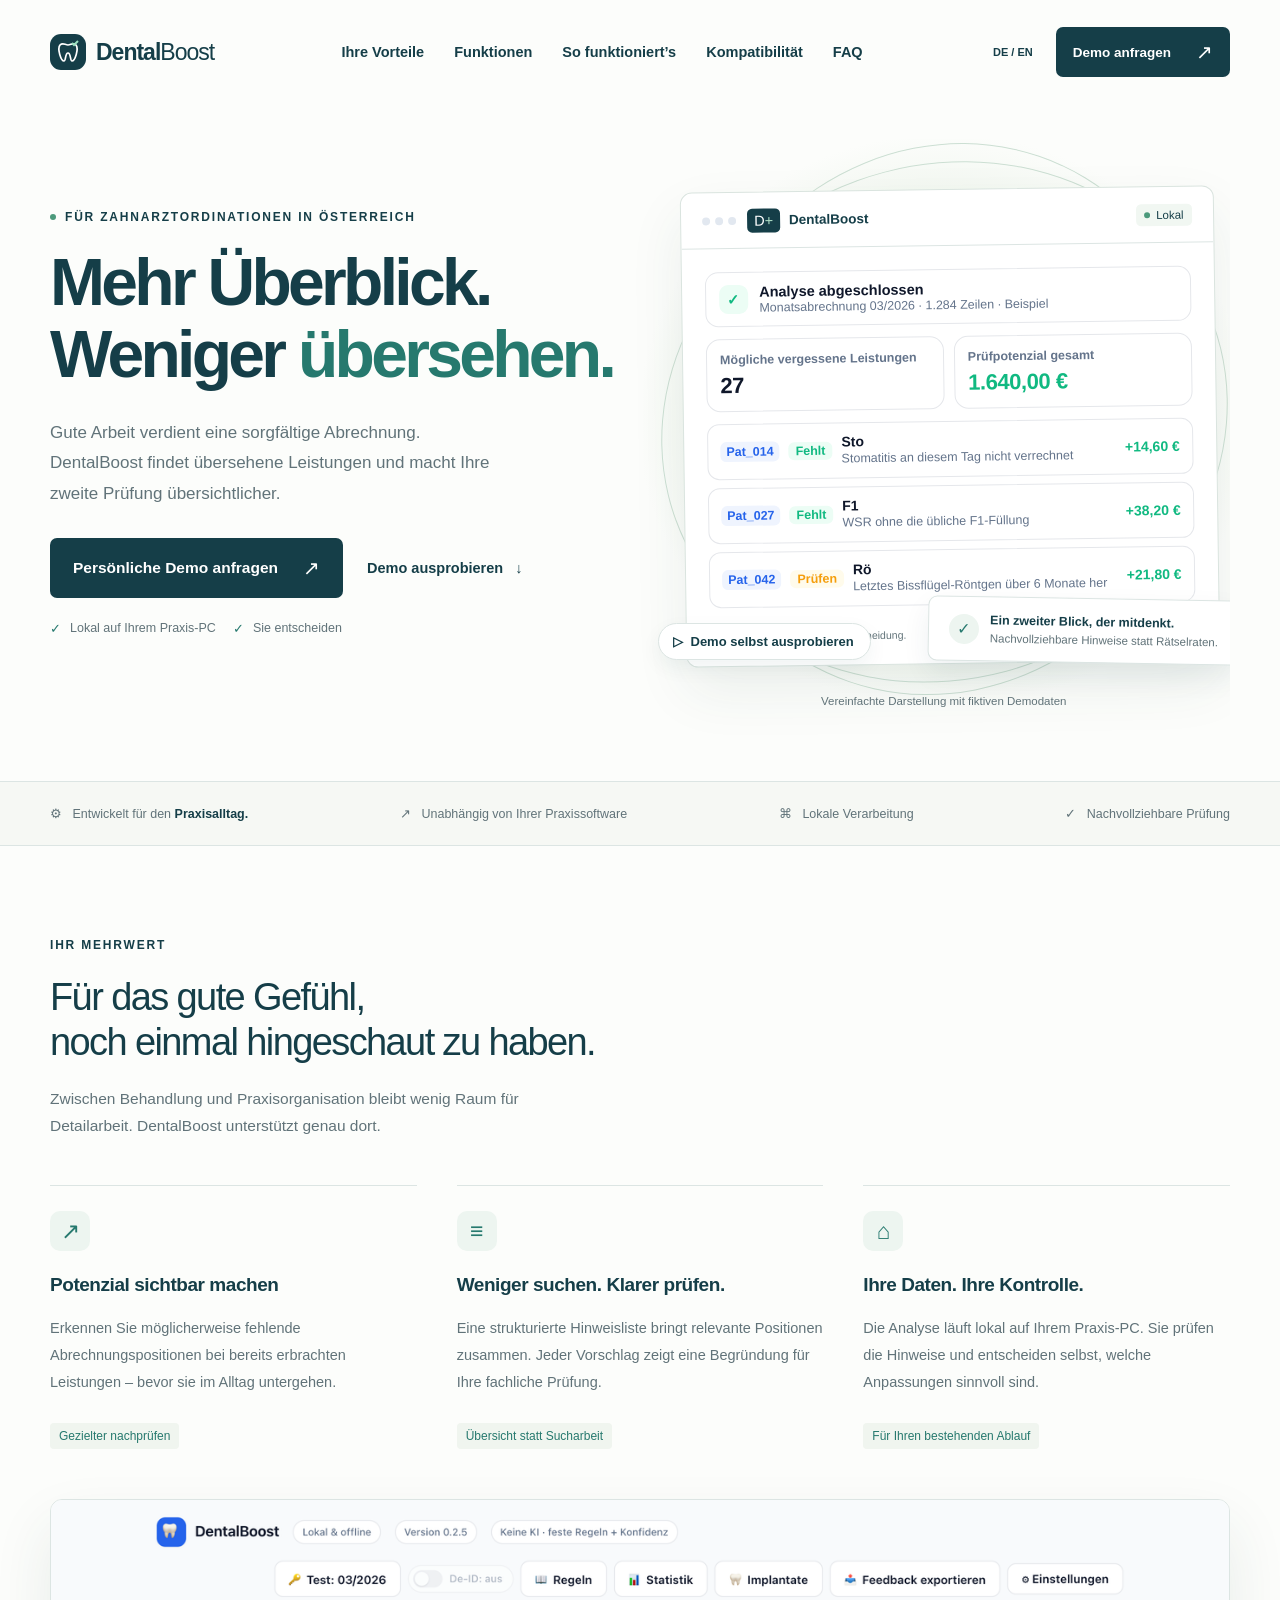
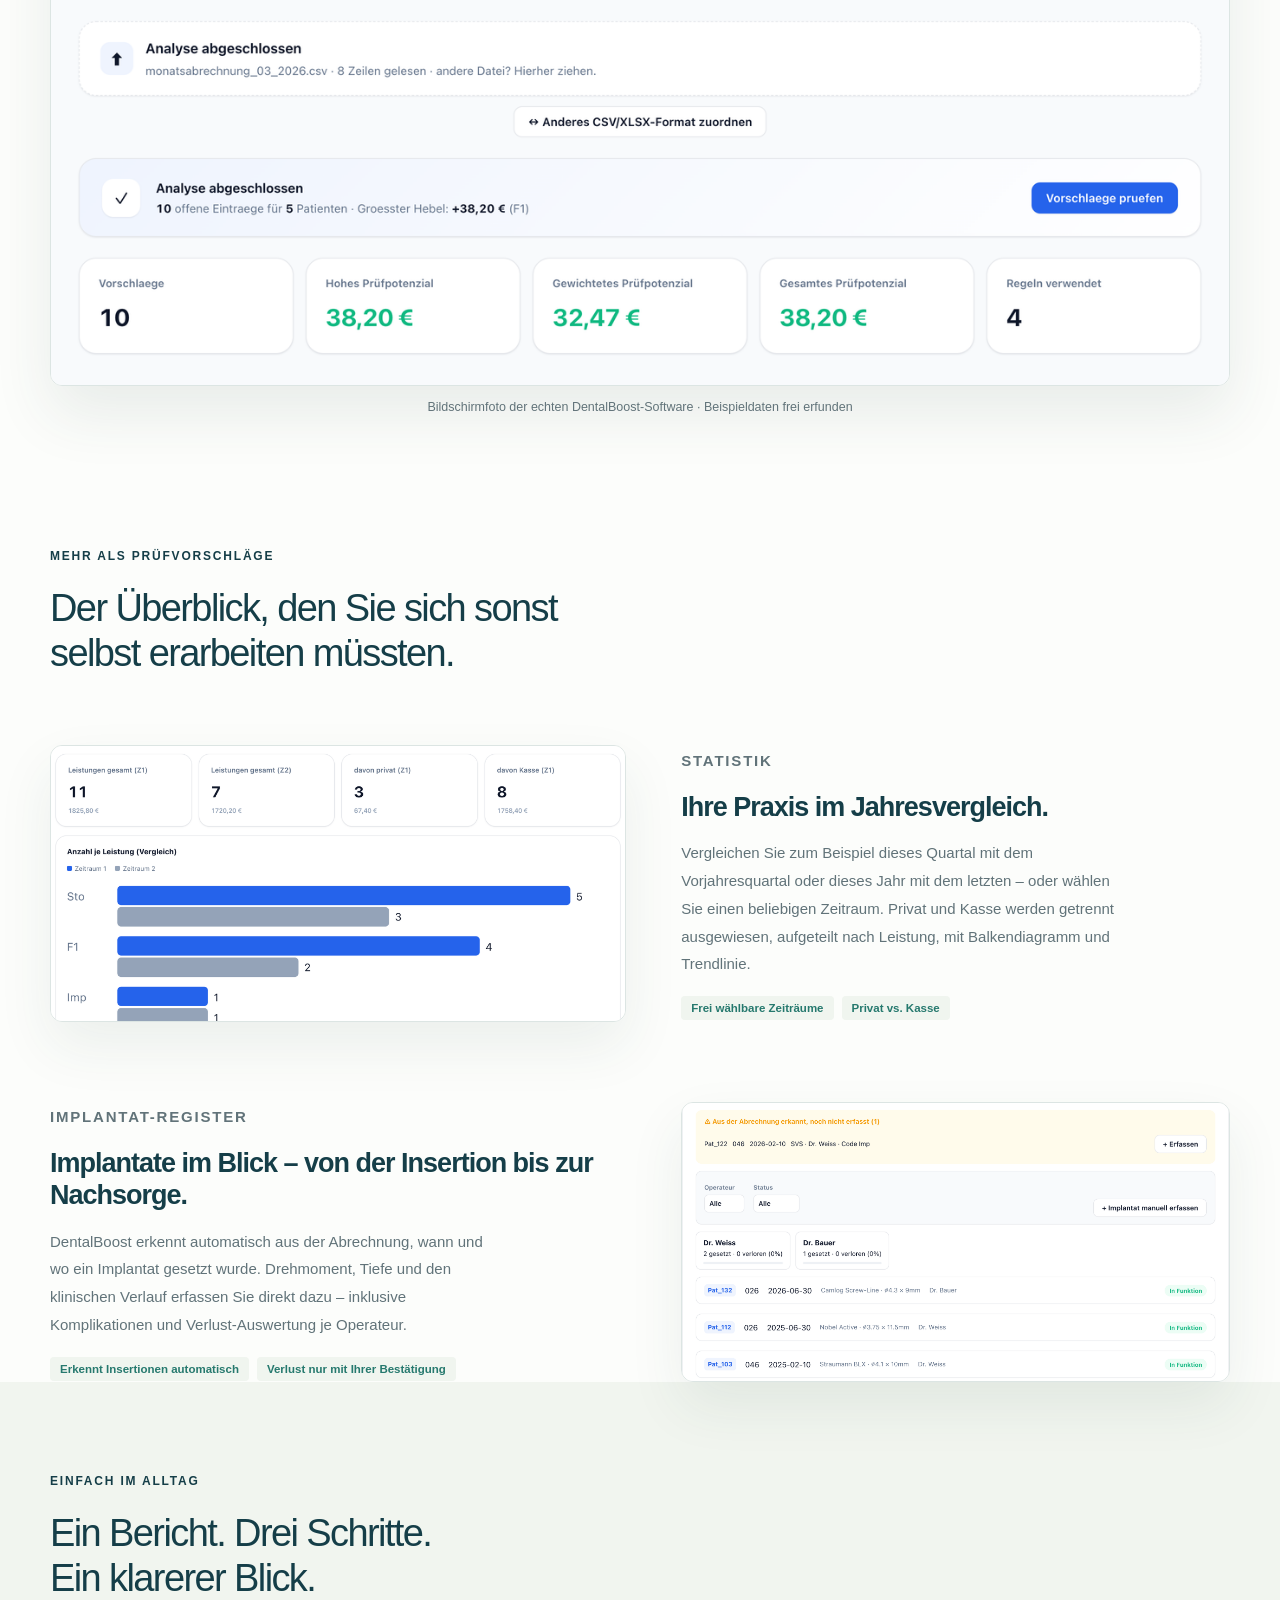
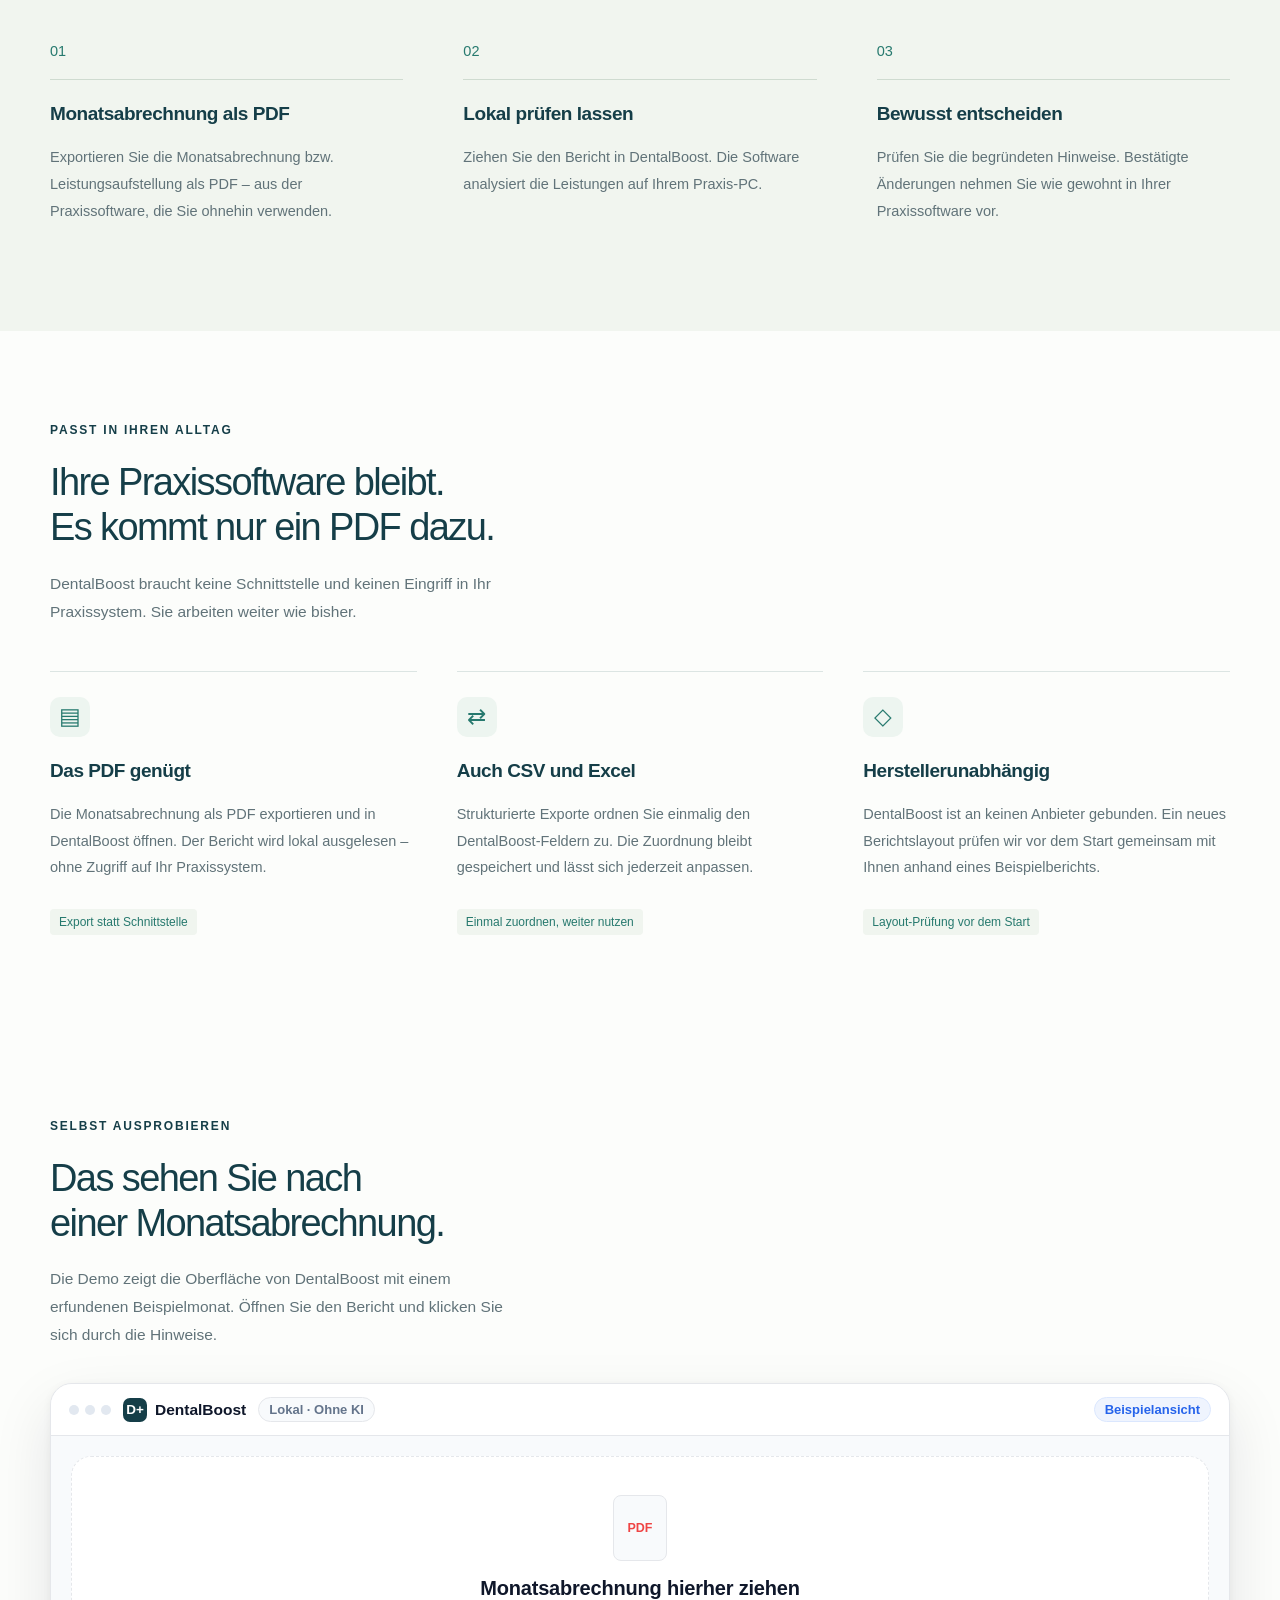
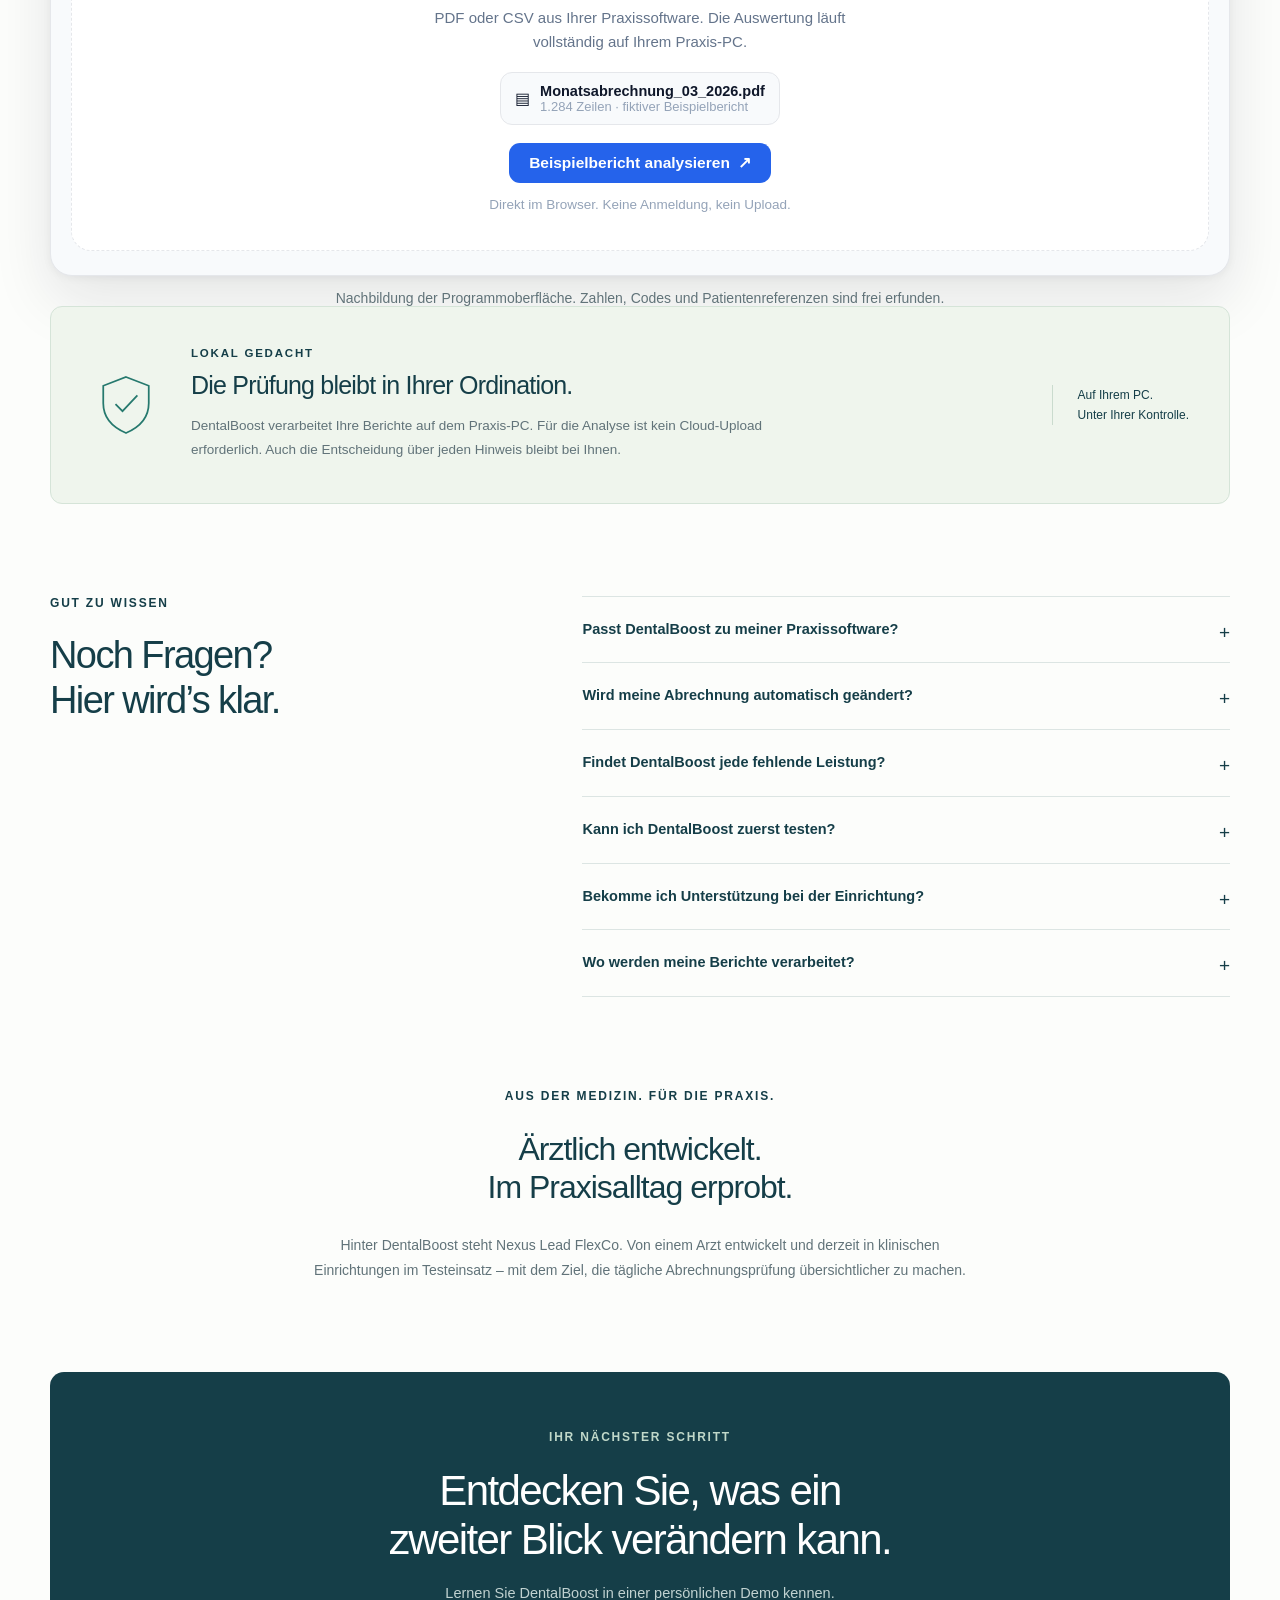
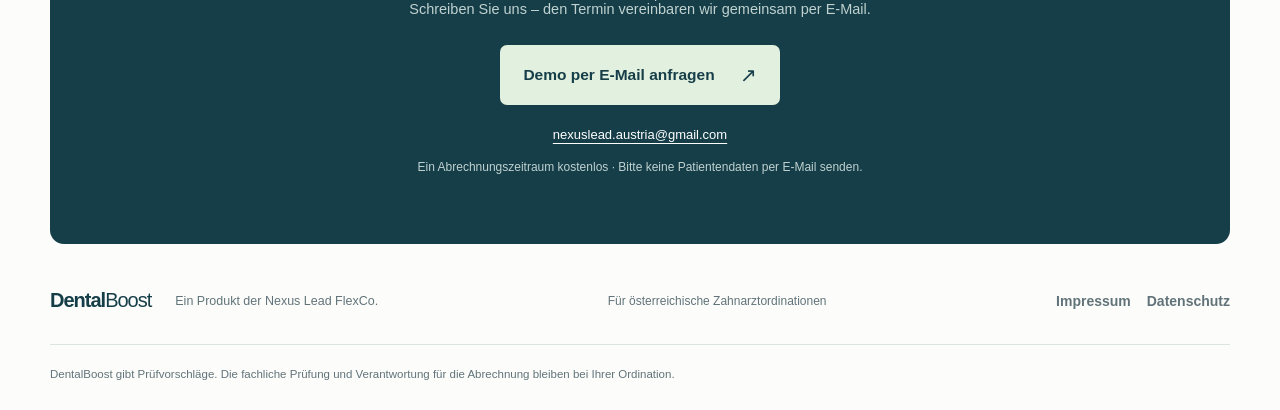
<file: index.html>
<!doctype html>
<html lang="de-AT">
<head>
  <meta charset="utf-8">
  <meta name="viewport" content="width=device-width, initial-scale=1">
  <meta name="description" content="DentalBoost ist eine Abrechnungssoftware für Zahnarztpraxen in Österreich: mögliche fehlende Leistungen erkennen, Hinweise verstehen und lokal prüfen – ohne Cloud, ohne KI.">
  <meta name="theme-color" content="#123e48">
  <title>DentalBoost — Mehr Überblick. Weniger übersehen.</title>
  <link rel="canonical" href="https://nexuslead.net/">
  <link rel="icon" href="favicon.svg" type="image/svg+xml">
  <link rel="stylesheet" href="styles.css">
  <link rel="stylesheet" href="languages.css">
  <link rel="stylesheet" href="demo.css">

  <meta property="og:type" content="website">
  <meta property="og:site_name" content="DentalBoost">
  <meta property="og:locale" content="de_AT">
  <meta property="og:url" content="https://nexuslead.net/">
  <meta property="og:title" content="DentalBoost — Mehr Überblick. Weniger übersehen.">
  <meta property="og:description" content="Abrechnungssoftware für Zahnarztpraxen in Österreich: mögliche fehlende Leistungen erkennen und lokal prüfen – ohne Cloud, ohne KI.">
  <meta property="og:image" content="https://nexuslead.net/og-image.png">
  <meta property="og:image:width" content="1200">
  <meta property="og:image:height" content="630">
  <meta name="twitter:card" content="summary_large_image">
  <meta name="twitter:title" content="DentalBoost — Mehr Überblick. Weniger übersehen.">
  <meta name="twitter:description" content="Abrechnungssoftware für Zahnarztpraxen in Österreich: mögliche fehlende Leistungen erkennen und lokal prüfen – ohne Cloud, ohne KI.">
  <meta name="twitter:image" content="https://nexuslead.net/og-image.png">

  <script type="application/ld+json">
  {
    "@context": "https://schema.org",
    "@graph": [
      {
        "@type": "Organization",
        "name": "Nexus Lead FlexCo",
        "url": "https://nexuslead.net/",
        "email": "mailto:nexuslead.austria@gmail.com",
        "address": {
          "@type": "PostalAddress",
          "streetAddress": "Koschatstraße 8",
          "postalCode": "9020",
          "addressLocality": "Klagenfurt am Wörthersee",
          "addressCountry": "AT"
        }
      },
      {
        "@type": "SoftwareApplication",
        "name": "DentalBoost",
        "applicationCategory": "BusinessApplication",
        "operatingSystem": "Windows",
        "url": "https://nexuslead.net/",
        "description": "Lokale Abrechnungsprüfung für Zahnarztpraxen in Österreich: Prüfvorschläge für mögliche fehlende Leistungen anhand fester Regeln, ohne KI und ohne Cloud-Verarbeitung.",
        "publisher": { "@type": "Organization", "name": "Nexus Lead FlexCo" },
        "inLanguage": "de-AT"
      }
    ]
  }
  </script>

  <script src="script.js" defer></script>
  <script src="demo.js" defer></script>
</head>
<body>
  <a class="skip-link" href="#main">Zum Inhalt</a>
  <header class="header wrap">
    <a class="brand" href="#" aria-label="DentalBoost Startseite"><svg viewBox="0 0 36 36" aria-hidden="true"><rect width="36" height="36" rx="11" fill="currentColor"/><path d="M10 11c3-3 5 0 8 0s5-3 8 0c3 4-1 16-4 16-2 0-1-8-4-8s-2 8-4 8c-3 0-7-12-4-16Z" fill="none" stroke="white" stroke-width="1.7"/><path d="m22 9 2 2 4-4" fill="none" stroke="#9be0c0" stroke-width="2"/></svg>Dental<span>Boost</span></a>
    <nav aria-label="Hauptnavigation"><a href="#vorteile">Ihre Vorteile</a><a href="#funktionen">Funktionen</a><a href="#ablauf">So funktioniert’s</a><a href="#kompatibilitaet">Kompatibilität</a><a href="#fragen">FAQ</a></nav>
    <div class="header-actions"><button class="language-switch" type="button" aria-label="Switch to English">DE / EN</button><a class="button small" href="#kontakt">Demo anfragen <span aria-hidden="true">↗</span></a></div>
  </header>
  <main id="main">
    <section class="hero wrap">
      <div class="hero-copy"><p class="eyebrow"><span class="dot"></span> Für Zahnarztordinationen in Österreich</p>
        <h1>Mehr Überblick.<br>Weniger <span class="accent">übersehen.</span></h1>
        <p class="intro">Gute Arbeit verdient eine sorgfältige Abrechnung. DentalBoost findet übersehene Leistungen und macht Ihre zweite Prüfung übersichtlicher.</p>
        <div class="actions"><a class="button" href="#kontakt">Persönliche Demo anfragen <span aria-hidden="true">↗</span></a><a class="text-link" href="#demo">Demo ausprobieren <span aria-hidden="true">↓</span></a></div>
        <p class="hero-note"><span aria-hidden="true">✓</span> Lokal auf Ihrem Praxis-PC <span aria-hidden="true">✓</span> Sie entscheiden</p>
      </div>
      <div class="hero-visual" aria-label="Illustrative Produktvorschau mit erfundenen Beispielen">
        <div class="orbit orbit-one"></div><div class="orbit orbit-two"></div>
        <div class="app-window">
          <div class="app-top"><span class="win-dots" aria-hidden="true"><i></i><i></i><i></i></span><span class="mini-logo">D<span>+</span></span><strong>DentalBoost</strong><span class="local"><span class="dot"></span> Lokal</span></div>
          <div class="app-body">
          <div class="hero-banner"><span class="tick" aria-hidden="true">✓</span><div><strong>Analyse abgeschlossen</strong><small>Monatsabrechnung 03/2026 · 1.284 Zeilen · Beispiel</small></div></div>
          <div class="metrics"><div><small class="k">Mögliche vergessene Leistungen</small><strong>27</strong></div><div><small class="k">Prüfpotenzial gesamt</small><strong class="money">1.640,00 €</strong></div></div>
          <div class="mock-row"><span class="patnr">Pat_014</span><span class="verb FEHLT">Fehlt</span><span class="mock-check"><b>Sto</b><small>Stomatitis an diesem Tag nicht verrechnet</small></span><span class="amt">+14,60 €</span></div>
          <div class="mock-row"><span class="patnr">Pat_027</span><span class="verb FEHLT">Fehlt</span><span class="mock-check"><b>F1</b><small>WSR ohne die übliche F1-Füllung</small></span><span class="amt">+38,20 €</span></div>
          <div class="mock-row"><span class="patnr">Pat_042</span><span class="verb HINWEIS">Prüfen</span><span class="mock-check"><b>Rö</b><small>Letztes Bissflügel-Röntgen über 6 Monate her</small></span><span class="amt">+21,80 €</span></div>
          <div class="app-bottom"><span class="dot"></span> Jeder Hinweis bleibt Ihre Entscheidung.</div>
        </div></div>
        <div class="floating-note"><span class="note-icon">✓</span><div><strong>Ein zweiter Blick, der mitdenkt.</strong><small>Nachvollziehbare Hinweise statt Rätselraten.</small></div></div>
        <a class="preview-play" href="#demo"><span aria-hidden="true">▷</span> <span>Demo selbst ausprobieren</span></a>
        <p class="visual-caption">Vereinfachte Darstellung mit fiktiven Demodaten</p>
      </div>
    </section>
    <div class="trust-strip"><div class="wrap trust-items"><span>⚙ &nbsp; Entwickelt für den <strong>Praxisalltag.</strong></span><span>↗ &nbsp; Unabhängig von Ihrer Praxissoftware</span><span>⌘ &nbsp; Lokale Verarbeitung</span><span>✓ &nbsp; Nachvollziehbare Prüfung</span></div></div>
    <section id="vorteile" class="section wrap"><div class="section-heading"><p class="eyebrow">Ihr Mehrwert</p><h2>Für das gute Gefühl,<br>noch einmal hingeschaut zu haben.</h2><p>Zwischen Behandlung und Praxisorganisation bleibt wenig Raum für Detailarbeit. DentalBoost unterstützt genau dort.</p></div>
      <div class="benefits"><article><span class="feature-icon">↗</span><h3>Potenzial sichtbar machen</h3><p>Erkennen Sie möglicherweise fehlende Abrechnungspositionen bei bereits erbrachten Leistungen – bevor sie im Alltag untergehen.</p><span class="feature-tag">Gezielter nachprüfen</span></article><article><span class="feature-icon">≡</span><h3>Weniger suchen. Klarer prüfen.</h3><p>Eine strukturierte Hinweisliste bringt relevante Positionen zusammen. Jeder Vorschlag zeigt eine Begründung für Ihre fachliche Prüfung.</p><span class="feature-tag">Übersicht statt Sucharbeit</span></article><article><span class="feature-icon">⌂</span><h3>Ihre Daten. Ihre Kontrolle.</h3><p>Die Analyse läuft lokal auf Ihrem Praxis-PC. Sie prüfen die Hinweise und entscheiden selbst, welche Anpassungen sinnvoll sind.</p><span class="feature-tag">Für Ihren bestehenden Ablauf</span></article></div>
      <div class="showcase-hero"><img src="screenshot-ergebnis.png" alt="Bildschirmfoto der DentalBoost-Software: Analyseübersicht mit Prüfpotenzial-Kennzahlen" loading="lazy" width="1360" height="560"><p class="showcase-caption">Bildschirmfoto der echten DentalBoost-Software · Beispieldaten frei erfunden</p></div>
    </section>
    <section id="funktionen" class="section wrap showcase"><div class="section-heading"><p class="eyebrow">Mehr als Prüfvorschläge</p><h2>Der Überblick, den Sie sich sonst<br>selbst erarbeiten müssten.</h2></div>
      <div class="feature-rows">
        <div class="feature-row">
          <div class="feature-media"><img src="screenshot-statistik.png" alt="Bildschirmfoto: Statistik-Ansicht mit Jahresvergleich der Leistungen als Kennzahlen und Balkendiagramm" loading="lazy" width="2084" height="996"></div>
          <div class="feature-text"><p class="eyebrow">Statistik</p><h3>Ihre Praxis im Jahresvergleich.</h3><p>Vergleichen Sie zum Beispiel dieses Quartal mit dem Vorjahresquartal oder dieses Jahr mit dem letzten – oder wählen Sie einen beliebigen Zeitraum. Privat und Kasse werden getrennt ausgewiesen, aufgeteilt nach Leistung, mit Balkendiagramm und Trendlinie.</p><div class="feature-tags"><span>Frei wählbare Zeiträume</span><span>Privat vs. Kasse</span></div></div>
        </div>
        <div class="feature-row reverse">
          <div class="feature-media"><img src="screenshot-implantate.png" alt="Bildschirmfoto: Implantat-Register mit erkannter Insertion, Operateur-Statistik und Implantatliste" loading="lazy" width="2160" height="1098"></div>
          <div class="feature-text"><p class="eyebrow">Implantat-Register</p><h3>Implantate im Blick – von der Insertion bis zur Nachsorge.</h3><p>DentalBoost erkennt automatisch aus der Abrechnung, wann und wo ein Implantat gesetzt wurde. Drehmoment, Tiefe und den klinischen Verlauf erfassen Sie direkt dazu – inklusive Komplikationen und Verlust-Auswertung je Operateur.</p><div class="feature-tags"><span>Erkennt Insertionen automatisch</span><span>Verlust nur mit Ihrer Bestätigung</span></div></div>
        </div>
      </div>
    </section>
    <section id="ablauf" class="workflow section"><div class="wrap"><div class="section-heading"><p class="eyebrow">Einfach im Alltag</p><h2>Ein Bericht. Drei Schritte.<br>Ein klarerer Blick.</h2></div><div class="steps"><article><span>01</span><h3>Monatsabrechnung als PDF</h3><p>Exportieren Sie die Monatsabrechnung bzw. Leistungsaufstellung als PDF – aus der Praxissoftware, die Sie ohnehin verwenden.</p></article><article><span>02</span><h3>Lokal prüfen lassen</h3><p>Ziehen Sie den Bericht in DentalBoost. Die Software analysiert die Leistungen auf Ihrem Praxis-PC.</p></article><article><span>03</span><h3>Bewusst entscheiden</h3><p>Prüfen Sie die begründeten Hinweise. Bestätigte Änderungen nehmen Sie wie gewohnt in Ihrer Praxissoftware vor.</p></article></div></div></section>
    <section id="kompatibilitaet" class="section wrap"><div class="section-heading"><p class="eyebrow">Passt in Ihren Alltag</p><h2>Ihre Praxissoftware bleibt.<br>Es kommt nur ein PDF dazu.</h2><p>DentalBoost braucht keine Schnittstelle und keinen Eingriff in Ihr Praxissystem. Sie arbeiten weiter wie bisher.</p></div>
      <div class="benefits"><article><span class="feature-icon">▤</span><h3>Das PDF genügt</h3><p>Die Monatsabrechnung als PDF exportieren und in DentalBoost öffnen. Der Bericht wird lokal ausgelesen – ohne Zugriff auf Ihr Praxissystem.</p><span class="feature-tag">Export statt Schnittstelle</span></article><article><span class="feature-icon">⇄</span><h3>Auch CSV und Excel</h3><p>Strukturierte Exporte ordnen Sie einmalig den DentalBoost-Feldern zu. Die Zuordnung bleibt gespeichert und lässt sich jederzeit anpassen.</p><span class="feature-tag">Einmal zuordnen, weiter nutzen</span></article><article><span class="feature-icon">◇</span><h3>Herstellerunabhängig</h3><p>DentalBoost ist an keinen Anbieter gebunden. Ein neues Berichtslayout prüfen wir vor dem Start gemeinsam mit Ihnen anhand eines Beispielberichts.</p><span class="feature-tag">Layout-Prüfung vor dem Start</span></article></div>
    </section>
    <section id="demo" class="section wrap software-demo" aria-label="Interaktive DentalBoost-Demo">
      <div id="software-demo"><div class="section-heading"><p class="eyebrow">Selbst ausprobieren</p><h2>Ihr erster Prüfbericht.<br>Nur einen Klick entfernt.</h2><p>Starten Sie die interaktive Demo mit fiktiven Beispieldaten.</p></div><noscript><p>Bitte aktivieren Sie JavaScript für die klickbare Demo. Sie können auch eine persönliche Demo per E-Mail anfragen.</p><a class="button" href="#kontakt">Persönliche Demo anfragen</a></noscript></div>
    </section>
    <section class="privacy wrap"><div class="privacy-mark" aria-hidden="true"><svg viewBox="0 0 80 80"><path d="M40 8 66 18v20c0 17-12 28-26 34C26 66 14 55 14 38V18Z"/><path d="m28 39 8 8 17-18"/></svg></div><div><p class="eyebrow">Lokal gedacht</p><h2>Die Prüfung bleibt in Ihrer Ordination.</h2><p>DentalBoost verarbeitet Ihre Berichte auf dem Praxis-PC. Für die Analyse ist kein Cloud-Upload erforderlich. Auch die Entscheidung über jeden Hinweis bleibt bei Ihnen.</p></div><span class="privacy-pill">Auf Ihrem PC.<br>Unter Ihrer Kontrolle.</span></section>
    <section id="fragen" class="section wrap faq-section"><div><p class="eyebrow">Gut zu wissen</p><h2>Noch Fragen?<br>Hier wird’s klar.</h2></div><div class="faq-list"><details><summary>Passt DentalBoost zu meiner Praxissoftware?</summary><p>DentalBoost arbeitet mit dem, was Ihre Praxissoftware ohnehin ausgibt: der Monatsabrechnung als PDF. Strukturierte CSV- oder Excel-Exporte lassen sich über eine einmalige Spaltenzuordnung einlesen. Eine Schnittstelle oder Freigabe des Herstellers ist nicht nötig. Ein uns noch unbekanntes Berichtslayout prüfen wir vor dem Start anhand eines Beispielberichts.</p></details><details><summary>Wird meine Abrechnung automatisch geändert?</summary><p>Nein. DentalBoost zeigt Prüfvorschläge. Sie beurteilen jeden Hinweis fachlich und übernehmen passende Änderungen selbst in Ihre Praxissoftware. Die Verantwortung für die Abrechnung bleibt bei Ihrer Ordination.</p></details><details><summary>Findet DentalBoost jede fehlende Leistung?</summary><p>DentalBoost unterstützt eine zweite Prüfung anhand hinterlegter Regeln und verfügbarer Daten. Die Hinweise sind keine Garantie für Vollständigkeit, Richtigkeit oder Erstattung. Bei unzureichender Historie können zeitabhängige Vorschläge ausbleiben.</p></details><details><summary>Kann ich DentalBoost zuerst testen?</summary><p>Ja. In der Testversion ist ein vollständiger Abrechnungszeitraum freigeschaltet – mit allen Hinweisen und Begründungen. Weitere Zeiträume werden ebenfalls ausgewertet: Sie sehen Anzahl und Prüfpotenzial, die Begründungen werden mit der Jahreslizenz sichtbar.</p></details><details><summary>Bekomme ich Unterstützung bei der Einrichtung?</summary><p>Ja. Entscheiden Sie sich nach der Demo für DentalBoost, richte ich die Software gemeinsam mit Ihnen ein – vor Ort in der Ordination oder per Fernzugriff, je nachdem, was für Sie einfacher ist. Während der Testphase erreichen Sie mich jederzeit bei Fragen; es entsteht dabei kein Druck, sich sofort zu entscheiden.</p></details><details><summary>Wo werden meine Berichte verarbeitet?</summary><p>Die Auswertung und die Analysehistorie liegen lokal auf dem Praxis-PC. Die Website-Demo verwendet ausschließlich fiktive Beispiele und benötigt keinen Leistungsbericht.</p></details></div></section>
    <section class="founder wrap"><p class="eyebrow">Aus der Medizin. Für die Praxis.</p><h2>Ärztlich entwickelt.<br>Im Praxisalltag erprobt.</h2><p>Hinter DentalBoost steht Nexus Lead FlexCo. Von einem Arzt entwickelt und derzeit in klinischen Einrichtungen im Testeinsatz – mit dem Ziel, die tägliche Abrechnungsprüfung übersichtlicher zu machen.</p></section>
    <section id="kontakt" class="closing wrap"><p class="eyebrow">Ihr nächster Schritt</p><h2>Entdecken Sie, was ein<br>zweiter Blick verändern kann.</h2><p>Lernen Sie DentalBoost in einer persönlichen Demo kennen.<br>Schreiben Sie uns – den Termin vereinbaren wir gemeinsam per E-Mail.</p><a class="button light" id="contact-cta" href="mailto:nexuslead.austria@gmail.com?subject=DentalBoost%20Demo-Anfrage&amp;body=Guten%20Tag%2C%0A%0Aich%20interessiere%20mich%20f%C3%BCr%20eine%20DentalBoost-Demo.%0A%0AOrdination%3A%20%0APraxissoftware%3A%20%0AM%C3%B6gliche%20Termine%3A%20%0A%0AFreundliche%20Gr%C3%BC%C3%9Fe">Demo per E-Mail anfragen <span aria-hidden="true">↗</span></a><a class="contact-email" href="mailto:nexuslead.austria@gmail.com">nexuslead.austria@gmail.com</a><p class="closing-note">Ein Abrechnungszeitraum kostenlos · Bitte keine Patientendaten per E-Mail senden.</p></section>
  </main>
  <footer class="wrap footer"><a class="brand" href="#">Dental<span>Boost</span></a><p>Ein Produkt der Nexus Lead FlexCo.</p><span>Für österreichische Zahnarztordinationen</span><nav class="legal-links" aria-label="Rechtliches"><a href="impressum.html">Impressum</a><a href="datenschutz.html">Datenschutz</a></nav><p class="disclaimer">DentalBoost gibt Prüfvorschläge. Die fachliche Prüfung und Verantwortung für die Abrechnung bleiben bei Ihrer Ordination.</p></footer>
</body>
</html>
</file>
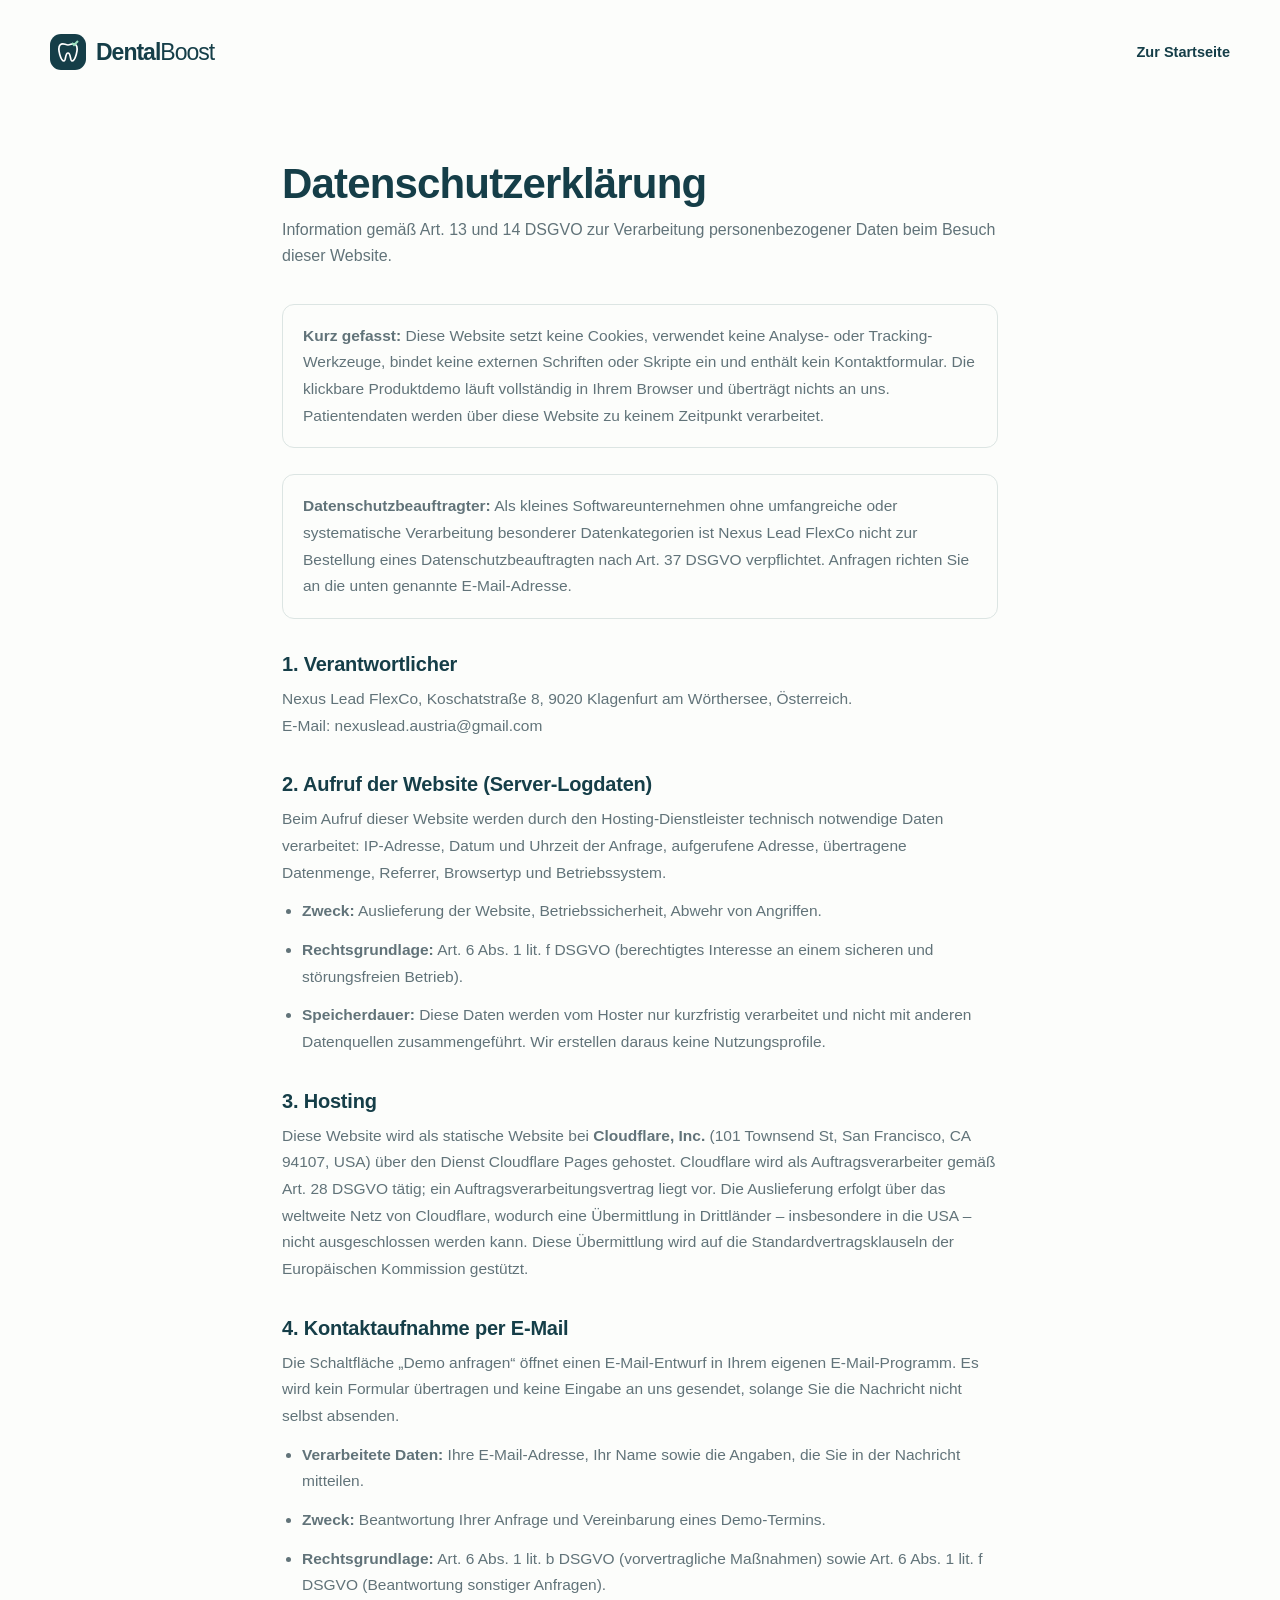
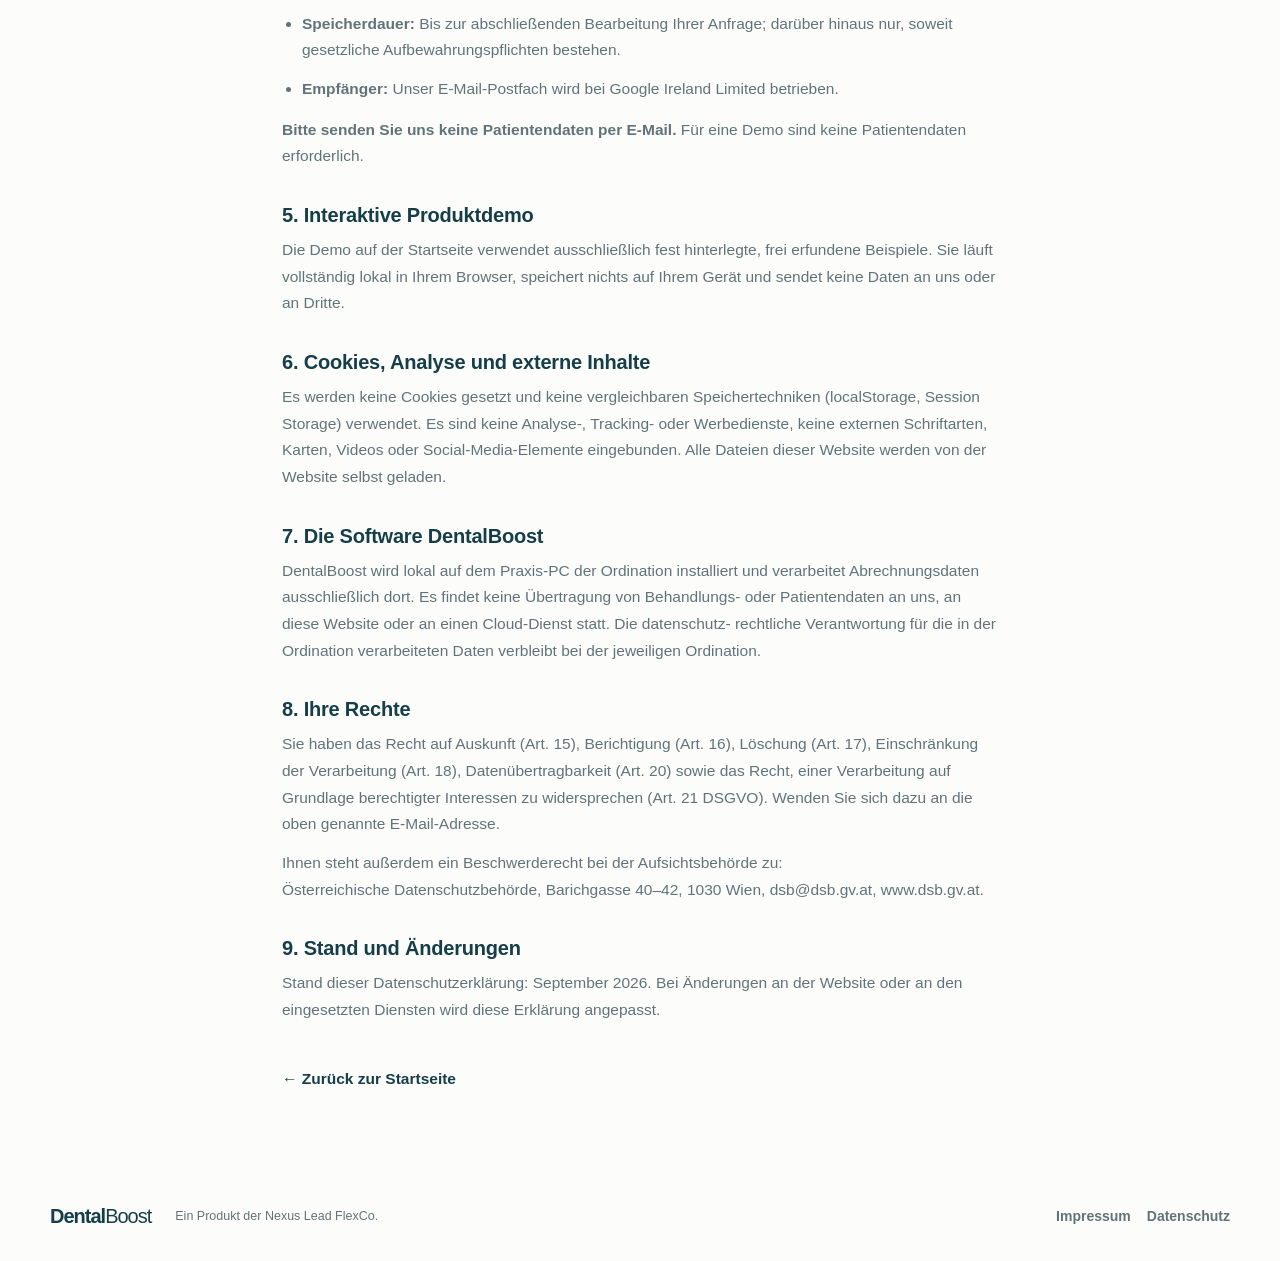
<file: datenschutz.html>
<!doctype html>
<html lang="de-AT">
<head>
  <meta charset="utf-8">
  <meta name="viewport" content="width=device-width, initial-scale=1">
  <meta name="robots" content="index, follow">
  <meta name="description" content="Datenschutzerklärung der Nexus Lead FlexCo für die DentalBoost-Website: keine Cookies, keine Analyse-Werkzeuge, keine Patientendaten.">
  <meta name="theme-color" content="#123e48">
  <title>Datenschutz — DentalBoost</title>
  <link rel="canonical" href="https://nexuslead.net/datenschutz.html">
  <link rel="icon" href="favicon.svg" type="image/svg+xml">
  <link rel="stylesheet" href="styles.css">
  <link rel="stylesheet" href="legal.css">
</head>
<body>
  <header class="header wrap">
    <a class="brand" href="index.html" aria-label="DentalBoost Startseite"><svg viewBox="0 0 36 36" aria-hidden="true"><rect width="36" height="36" rx="11" fill="currentColor"/><path d="M10 11c3-3 5 0 8 0s5-3 8 0c3 4-1 16-4 16-2 0-1-8-4-8s-2 8-4 8c-3 0-7-12-4-16Z" fill="none" stroke="white" stroke-width="1.7"/><path d="m22 9 2 2 4-4" fill="none" stroke="#9be0c0" stroke-width="2"/></svg>Dental<span>Boost</span></a>
    <nav aria-label="Hauptnavigation"><a href="index.html">Zur Startseite</a></nav>
  </header>

  <main class="legal">
    <h1>Datenschutzerklärung</h1>
    <p class="lead">Information gemäß Art. 13 und 14 DSGVO zur Verarbeitung personenbezogener Daten beim Besuch dieser Website.</p>

    <div class="box">
      <p><b>Kurz gefasst:</b> Diese Website setzt keine Cookies, verwendet keine Analyse- oder
      Tracking-Werkzeuge, bindet keine externen Schriften oder Skripte ein und enthält kein
      Kontaktformular. Die klickbare Produktdemo läuft vollständig in Ihrem Browser und
      überträgt nichts an uns. Patientendaten werden über diese Website zu keinem Zeitpunkt
      verarbeitet.</p>
    </div>

    <div class="box">
      <p><b>Datenschutzbeauftragter:</b> Als kleines Softwareunternehmen ohne umfangreiche
      oder systematische Verarbeitung besonderer Datenkategorien ist Nexus Lead FlexCo nicht
      zur Bestellung eines Datenschutzbeauftragten nach Art. 37 DSGVO verpflichtet. Anfragen
      richten Sie an die unten genannte E-Mail-Adresse.</p>
    </div>

    <h2>1. Verantwortlicher</h2>
    <p>Nexus Lead FlexCo, Koschatstraße 8, 9020 Klagenfurt am Wörthersee, Österreich.<br>
      E-Mail: <a href="mailto:nexuslead.austria@gmail.com">nexuslead.austria@gmail.com</a></p>

    <h2>2. Aufruf der Website (Server-Logdaten)</h2>
    <p>Beim Aufruf dieser Website werden durch den Hosting-Dienstleister technisch notwendige
      Daten verarbeitet: IP-Adresse, Datum und Uhrzeit der Anfrage, aufgerufene Adresse,
      übertragene Datenmenge, Referrer, Browsertyp und Betriebssystem.</p>
    <ul>
      <li><b>Zweck:</b> Auslieferung der Website, Betriebssicherheit, Abwehr von Angriffen.</li>
      <li><b>Rechtsgrundlage:</b> Art. 6 Abs. 1 lit. f DSGVO (berechtigtes Interesse an einem
        sicheren und störungsfreien Betrieb).</li>
      <li><b>Speicherdauer:</b> Diese Daten werden vom Hoster nur kurzfristig verarbeitet und
        nicht mit anderen Datenquellen zusammengeführt. Wir erstellen daraus keine
        Nutzungsprofile.</li>
    </ul>

    <h2>3. Hosting</h2>
    <p>Diese Website wird als statische Website bei <b>Cloudflare, Inc.</b> (101 Townsend St, San
      Francisco, CA 94107, USA) über den Dienst Cloudflare Pages gehostet. Cloudflare wird als
      Auftragsverarbeiter gemäß Art. 28 DSGVO tätig; ein Auftragsverarbeitungsvertrag liegt vor.
      Die Auslieferung erfolgt über das weltweite Netz von Cloudflare, wodurch eine Übermittlung
      in Drittländer – insbesondere in die USA – nicht ausgeschlossen werden kann. Diese
      Übermittlung wird auf die Standardvertragsklauseln der Europäischen Kommission gestützt.</p>

    <h2>4. Kontaktaufnahme per E-Mail</h2>
    <p>Die Schaltfläche „Demo anfragen“ öffnet einen E-Mail-Entwurf in Ihrem eigenen
      E-Mail-Programm. Es wird kein Formular übertragen und keine Eingabe an uns gesendet,
      solange Sie die Nachricht nicht selbst absenden.</p>
    <ul>
      <li><b>Verarbeitete Daten:</b> Ihre E-Mail-Adresse, Ihr Name sowie die Angaben, die Sie in
        der Nachricht mitteilen.</li>
      <li><b>Zweck:</b> Beantwortung Ihrer Anfrage und Vereinbarung eines Demo-Termins.</li>
      <li><b>Rechtsgrundlage:</b> Art. 6 Abs. 1 lit. b DSGVO (vorvertragliche Maßnahmen) sowie
        Art. 6 Abs. 1 lit. f DSGVO (Beantwortung sonstiger Anfragen).</li>
      <li><b>Speicherdauer:</b> Bis zur abschließenden Bearbeitung Ihrer Anfrage; darüber hinaus
        nur, soweit gesetzliche Aufbewahrungspflichten bestehen.</li>
      <li><b>Empfänger:</b> Unser E-Mail-Postfach wird bei Google Ireland Limited betrieben.</li>
    </ul>
    <p><b>Bitte senden Sie uns keine Patientendaten per E-Mail.</b> Für eine Demo sind keine
      Patientendaten erforderlich.</p>

    <h2>5. Interaktive Produktdemo</h2>
    <p>Die Demo auf der Startseite verwendet ausschließlich fest hinterlegte, frei erfundene
      Beispiele. Sie läuft vollständig lokal in Ihrem Browser, speichert nichts auf Ihrem Gerät
      und sendet keine Daten an uns oder an Dritte.</p>

    <h2>6. Cookies, Analyse und externe Inhalte</h2>
    <p>Es werden keine Cookies gesetzt und keine vergleichbaren Speichertechniken (localStorage,
      Session Storage) verwendet. Es sind keine Analyse-, Tracking- oder Werbedienste, keine
      externen Schriftarten, Karten, Videos oder Social-Media-Elemente eingebunden. Alle Dateien
      dieser Website werden von der Website selbst geladen.</p>

    <h2>7. Die Software DentalBoost</h2>
    <p>DentalBoost wird lokal auf dem Praxis-PC der Ordination installiert und verarbeitet
      Abrechnungsdaten ausschließlich dort. Es findet keine Übertragung von Behandlungs- oder
      Patientendaten an uns, an diese Website oder an einen Cloud-Dienst statt. Die datenschutz­-
      rechtliche Verantwortung für die in der Ordination verarbeiteten Daten verbleibt bei der
      jeweiligen Ordination.</p>

    <h2>8. Ihre Rechte</h2>
    <p>Sie haben das Recht auf Auskunft (Art. 15), Berichtigung (Art. 16), Löschung (Art. 17),
      Einschränkung der Verarbeitung (Art. 18), Datenübertragbarkeit (Art. 20) sowie das Recht,
      einer Verarbeitung auf Grundlage berechtigter Interessen zu widersprechen (Art. 21 DSGVO).
      Wenden Sie sich dazu an die oben genannte E-Mail-Adresse.</p>
    <p>Ihnen steht außerdem ein Beschwerderecht bei der Aufsichtsbehörde zu:<br>
      Österreichische Datenschutzbehörde, Barichgasse 40–42, 1030 Wien,
      <a href="mailto:dsb@dsb.gv.at">dsb@dsb.gv.at</a>,
      <a href="https://www.dsb.gv.at" rel="noopener">www.dsb.gv.at</a>.</p>

    <h2>9. Stand und Änderungen</h2>
    <p>Stand dieser Datenschutzerklärung: September 2026. Bei Änderungen an der Website oder an
      den eingesetzten Diensten wird diese Erklärung angepasst.</p>

    <a class="back" href="index.html">← Zurück zur Startseite</a>
  </main>

  <footer class="wrap footer">
    <a class="brand" href="index.html">Dental<span>Boost</span></a>
    <p>Ein Produkt der Nexus Lead FlexCo.</p>
    <nav class="legal-links" aria-label="Rechtliches"><a href="impressum.html">Impressum</a><a href="datenschutz.html">Datenschutz</a></nav>
  </footer>
</body>
</html>
</file>
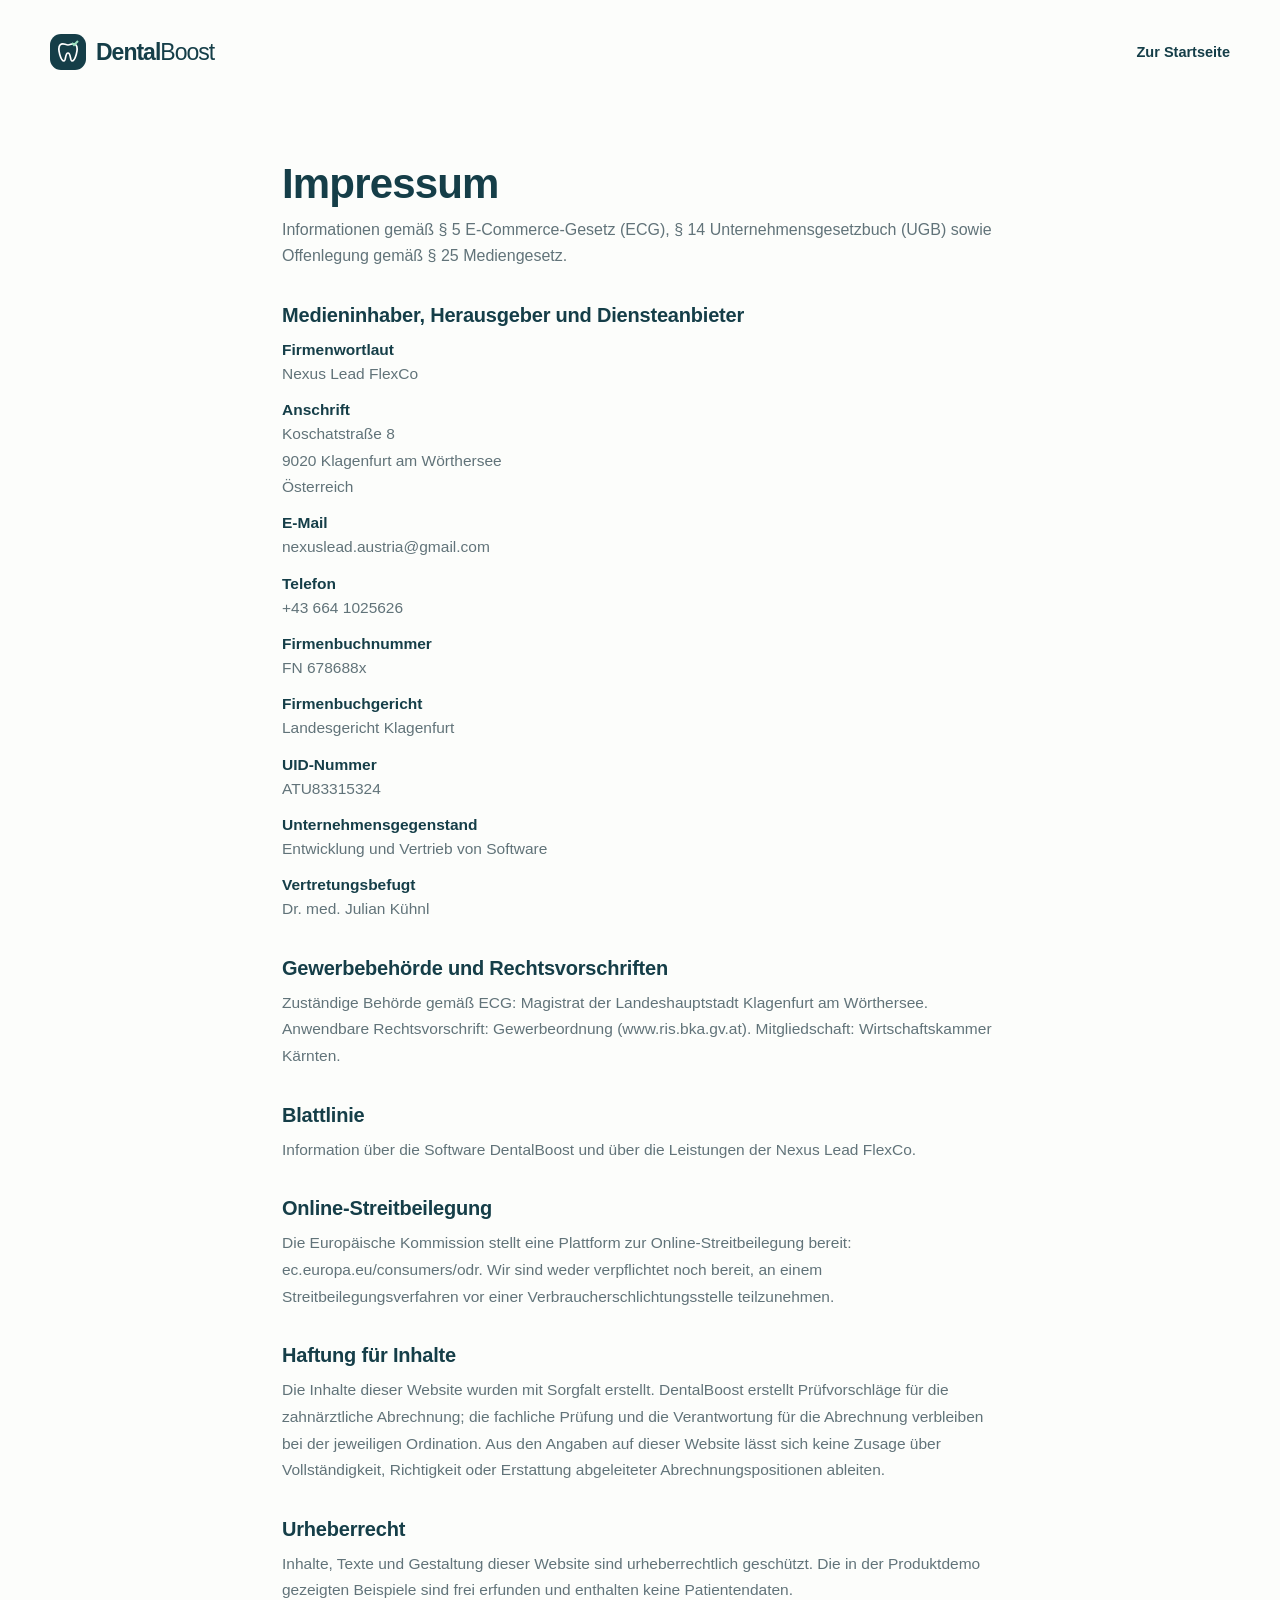
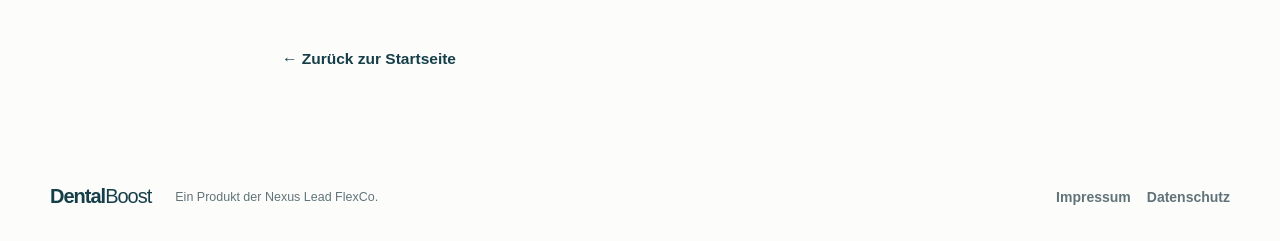
<file: impressum.html>
<!doctype html>
<html lang="de-AT">
<head>
  <meta charset="utf-8">
  <meta name="viewport" content="width=device-width, initial-scale=1">
  <meta name="robots" content="index, follow">
  <meta name="description" content="Impressum und Offenlegung der Nexus Lead FlexCo für die DentalBoost-Website.">
  <meta name="theme-color" content="#123e48">
  <title>Impressum — DentalBoost</title>
  <link rel="canonical" href="https://nexuslead.net/impressum.html">
  <link rel="icon" href="favicon.svg" type="image/svg+xml">
  <link rel="stylesheet" href="styles.css">
  <link rel="stylesheet" href="legal.css">
</head>
<body>
  <header class="header wrap">
    <a class="brand" href="index.html" aria-label="DentalBoost Startseite"><svg viewBox="0 0 36 36" aria-hidden="true"><rect width="36" height="36" rx="11" fill="currentColor"/><path d="M10 11c3-3 5 0 8 0s5-3 8 0c3 4-1 16-4 16-2 0-1-8-4-8s-2 8-4 8c-3 0-7-12-4-16Z" fill="none" stroke="white" stroke-width="1.7"/><path d="m22 9 2 2 4-4" fill="none" stroke="#9be0c0" stroke-width="2"/></svg>Dental<span>Boost</span></a>
    <nav aria-label="Hauptnavigation"><a href="index.html">Zur Startseite</a></nav>
  </header>

  <main class="legal">
    <h1>Impressum</h1>
    <p class="lead">Informationen gemäß § 5 E-Commerce-Gesetz (ECG), § 14 Unternehmensgesetzbuch (UGB) sowie Offenlegung gemäß § 25 Mediengesetz.</p>

    <h2>Medieninhaber, Herausgeber und Diensteanbieter</h2>
    <dl>
      <dt>Firmenwortlaut</dt>
      <dd>Nexus Lead FlexCo</dd>
      <dt>Anschrift</dt>
      <dd>Koschatstraße 8<br>9020 Klagenfurt am Wörthersee<br>Österreich</dd>
      <dt>E-Mail</dt>
      <dd><a href="mailto:nexuslead.austria@gmail.com">nexuslead.austria@gmail.com</a></dd>
      <dt>Telefon</dt>
      <dd><a href="tel:+436641025626">+43 664 1025626</a></dd>
      <dt>Firmenbuchnummer</dt>
      <dd>FN 678688x</dd>
      <dt>Firmenbuchgericht</dt>
      <dd>Landesgericht Klagenfurt</dd>
      <dt>UID-Nummer</dt>
      <dd>ATU83315324</dd>
      <dt>Unternehmensgegenstand</dt>
      <dd>Entwicklung und Vertrieb von Software</dd>
      <dt>Vertretungsbefugt</dt>
      <dd>Dr. med. Julian Kühnl</dd>
    </dl>

    <h2>Gewerbebehörde und Rechtsvorschriften</h2>
    <p>Zuständige Behörde gemäß ECG: Magistrat der Landeshauptstadt Klagenfurt am Wörthersee.
      Anwendbare Rechtsvorschrift: Gewerbeordnung (<a href="https://www.ris.bka.gv.at" rel="noopener">www.ris.bka.gv.at</a>).
      Mitgliedschaft: Wirtschaftskammer Kärnten.</p>

    <h2>Blattlinie</h2>
    <p>Information über die Software DentalBoost und über die Leistungen der Nexus Lead FlexCo.</p>

    <h2>Online-Streitbeilegung</h2>
    <p>Die Europäische Kommission stellt eine Plattform zur Online-Streitbeilegung bereit:
      <a href="https://ec.europa.eu/consumers/odr" rel="noopener">ec.europa.eu/consumers/odr</a>.
      Wir sind weder verpflichtet noch bereit, an einem Streitbeilegungsverfahren vor einer
      Verbraucherschlichtungsstelle teilzunehmen.</p>

    <h2>Haftung für Inhalte</h2>
    <p>Die Inhalte dieser Website wurden mit Sorgfalt erstellt. DentalBoost erstellt
      Prüfvorschläge für die zahnärztliche Abrechnung; die fachliche Prüfung und die
      Verantwortung für die Abrechnung verbleiben bei der jeweiligen Ordination. Aus den
      Angaben auf dieser Website lässt sich keine Zusage über Vollständigkeit, Richtigkeit oder
      Erstattung abgeleiteter Abrechnungspositionen ableiten.</p>

    <h2>Urheberrecht</h2>
    <p>Inhalte, Texte und Gestaltung dieser Website sind urheberrechtlich geschützt. Die in der
      Produktdemo gezeigten Beispiele sind frei erfunden und enthalten keine Patientendaten.</p>

    <a class="back" href="index.html">← Zurück zur Startseite</a>
  </main>

  <footer class="wrap footer">
    <a class="brand" href="index.html">Dental<span>Boost</span></a>
    <p>Ein Produkt der Nexus Lead FlexCo.</p>
    <nav class="legal-links" aria-label="Rechtliches"><a href="impressum.html">Impressum</a><a href="datenschutz.html">Datenschutz</a></nav>
  </footer>
</body>
</html>
</file>
<file: styles.css>
:root{--ink:#153e48;--teal:#26796e;--muted:#617379;--line:#dce5e3;--pale:#edf5f0;--paper:#fcfdfb}*{box-sizing:border-box}html{scroll-behavior:smooth;scroll-padding-top:30px}body{margin:0;background:var(--paper);color:var(--ink);font-family:Inter,-apple-system,BlinkMacSystemFont,"Segoe UI",sans-serif;-webkit-font-smoothing:antialiased}a{color:inherit;text-decoration:none}button{font:inherit}svg{display:block}button,a,summary{-webkit-tap-highlight-color:transparent}:focus-visible{outline:3px solid #b17b24;outline-offset:5px}.wrap{max-width:1180px;width:calc(100% - 80px);margin-inline:auto}.skip-link{position:absolute;top:-80px;left:20px;padding:15px;background:white;z-index:5}.skip-link:focus{top:12px}.header{height:104px;display:flex;align-items:center;justify-content:space-between;gap:28px}.brand{display:flex;align-items:center;font-size:23px;font-weight:730;letter-spacing:-1px}.brand>span{font-weight:420}.brand svg{height:36px;width:36px;margin-right:10px}.header nav{display:flex;gap:30px;font-size:14.5px;font-weight:550}.header nav a:hover,.text-link:hover{color:var(--teal)}.button{display:inline-flex;align-items:center;justify-content:center;gap:25px;padding:18px 23px;border-radius:7px;background:var(--ink);color:white;font-size:15.5px;font-weight:600;transition:background .2s,transform .2s}.button:hover{background:var(--teal);transform:translateY(-2px)}.button.small{padding:13px 17px;font-size:13.5px}.button span{font-size:20px;font-weight:400}.hero{display:grid;grid-template-columns:1fr 1fr;align-items:center;gap:35px;padding-block:65px 92px;overflow-x:clip}.eyebrow{text-transform:uppercase;font-size:12px;font-weight:700;letter-spacing:1.8px;margin:0 0 23px;display:flex;align-items:center;gap:9px}.dot{display:inline-block;width:6px;height:6px;border-radius:50%;background:#4c9a7c;flex-shrink:0}h1{font-size:clamp(44px,5.2vw,66px);line-height:1.09;letter-spacing:-3.7px;font-weight:550;margin:0 0 27px}.accent{color:var(--teal)}.intro{max-width:465px;font-size:17px;line-height:1.8;color:var(--muted);margin-bottom:28px}.actions{display:flex;align-items:center;gap:24px}.text-link{font-size:14.5px;font-weight:600;white-space:nowrap}.text-link span{margin-left:8px}.hero-note{font-size:12.5px;color:var(--muted);margin-top:23px;display:flex;gap:9px;align-items:center}.hero-note span{color:var(--teal);margin-left:8px}.hero-note span:first-child{margin-left:0}.hero-visual{position:relative;padding:20px 14px 25px 25px;isolation:isolate}.hero-visual:before{content:"";position:absolute;inset:-30px -15px -15px;background:radial-gradient(ellipse,#d8e9db 0%,#eef5ec 50%,transparent 72%);z-index:-2}.orbit{position:absolute;border:1px solid #ccdfd3;border-radius:50%;z-index:-1}.orbit-one{inset:-4px 0 10px;transform:rotate(-20deg)}.orbit-two{inset:-30px 30px -10px;transform:rotate(25deg)}.app-window{background:white;border:1px solid #dae4df;border-radius:12px;overflow:hidden;box-shadow:0 24px 55px #284f4014;transform:rotate(-0.8deg)}.app-top{height:56px;display:flex;align-items:center;gap:9px;padding:0 21px;border-bottom:1px solid var(--line);font-size:13.5px}.mini-logo{background:var(--ink);color:white;padding:4px 7px;border-radius:5px;font-size:14.5px}.mini-logo span{color:#b2e3c9}.local{margin-left:auto;font-size:11.5px;background:#f1f7f2;padding:5px 8px;border-radius:5px;display:flex;gap:6px;align-items:center}.app-body{padding:23px}.app-bottom{display:flex;align-items:center;gap:6px;font-size:10.5px;color:var(--muted);padding-top:15px}.floating-note{position:absolute;bottom:26px;right:-9px;display:flex;align-items:center;gap:11px;background:white;border:1px solid var(--line);border-radius:9px;padding:16px 20px;box-shadow:0 12px 28px #153e4812;transform:rotate(1deg)}.preview-play{position:absolute;left:0;bottom:29px;display:inline-flex;align-items:center;gap:8px;font-size:13px;font-weight:600;color:var(--ink);background:white;border:1px solid var(--line);border-radius:999px;padding:10px 16px 10px 14px;box-shadow:0 8px 20px #153e480f;white-space:nowrap}.preview-play:hover{border-color:var(--teal);color:var(--teal)}
@media(max-width:1024px){.floating-note{position:static;transform:none;margin:16px auto 0;width:fit-content;max-width:100%}.preview-play{position:static;display:flex;justify-content:center;margin:14px auto 0}.visual-caption{position:static;margin-top:12px}}.note-icon{background:var(--pale);color:var(--teal);width:30px;height:30px;display:grid;place-items:center;border-radius:50%}.floating-note strong{display:block;font-size:12.5px}.floating-note small{display:block;font-size:11.5px;color:var(--muted);margin-top:5px}.visual-caption{position:absolute;bottom:-30px;width:100%;left:0;text-align:center;font-size:11.5px;color:var(--muted)}.trust-strip{border-block:1px solid var(--line);background:#f6f8f4}.trust-items{display:flex;justify-content:space-between;align-items:center;gap:20px;padding-block:24px;font-size:12.5px;color:var(--muted)}.trust-items strong{color:var(--ink)}.section{padding-block:92px}.section-heading{max-width:640px}.section h2,.privacy h2{font-size:38px;line-height:1.18;font-weight:500;letter-spacing:-1.6px;margin:0 0 20px}
.section-heading>p:last-child{color:var(--muted);font-size:15.5px;line-height:1.8;max-width:480px}.benefits{display:grid;grid-template-columns:repeat(3,1fr);gap:40px;margin-top:45px}.benefits article{border-top:1px solid var(--line);padding-top:25px}.feature-icon{width:40px;height:40px;background:var(--pale);border-radius:10px;display:grid;place-items:center;font-size:23px;color:var(--teal);margin-bottom:23px}h3{font-size:19px;font-weight:550;letter-spacing:-.45px}.benefits p,.steps p{font-size:14.5px;line-height:1.85;color:var(--muted)}.feature-tag{display:inline-block;font-size:12px;color:var(--teal);margin-top:13px;padding:6px 9px;background:#f0f5ef;border-radius:4px}.workflow{background:#f1f5ef}.steps{display:grid;grid-template-columns:repeat(3,1fr);gap:60px;margin-top:43px}.steps article>span{display:block;font-size:14.5px;font-weight:500;color:var(--teal);border-bottom:1px solid #cfdbd0;padding-bottom:20px}.steps h3{margin-top:23px}.privacy{padding:40px;border:1px solid #d5e4d8;background:#eff5ed;border-radius:12px;display:flex;align-items:center;gap:30px}.privacy .eyebrow{font-size:11.5px;margin-bottom:12px}.privacy h2{font-size:25px;letter-spacing:-.8px;margin-bottom:12px}.privacy p:last-child{font-size:13.5px;line-height:1.8;color:var(--muted);max-width:600px;margin-bottom:0}.privacy-mark{width:70px;flex-shrink:0}.privacy-mark svg{fill:none;stroke:var(--teal);stroke-width:2}.privacy-pill{margin-left:auto;font-size:12px;line-height:1.7;min-width:130px;border-left:1px solid #cadbce;padding-left:25px}.faq-section{display:grid;grid-template-columns:1fr 1.4fr;gap:70px}.faq-list details{border-bottom:1px solid var(--line)}.faq-list details:first-child{border-top:1px solid var(--line)}summary{cursor:pointer;list-style:none;font-size:14.5px;font-weight:550;padding:22px 25px 22px 0;position:relative;line-height:1.5}summary::-webkit-details-marker{display:none}summary:after{content:"+";position:absolute;right:0;font-size:19px;font-weight:400}details[open] summary:after{content:"−"}.faq-list p{font-size:13.5px;line-height:1.9;color:var(--muted);margin:0 25px 22px 0}.closing{position:relative;overflow:hidden;text-align:center;background:var(--ink);color:white;border-radius:14px;padding:58px 25px}.closing .eyebrow{justify-content:center;color:#c0d8c9}.closing h2{font-size:42px;font-weight:450;line-height:1.16;letter-spacing:-1.6px;margin:0 0 20px}.closing>p:not(.eyebrow){font-size:14.5px;color:#c0d1d0}.closing .button{margin-top:14px}.button.light{background:#e2f0df;color:var(--ink)}.button.light:hover{background:white}.closing .closing-note{font-size:12px!important;margin-top:18px}.footer{padding-block:37px 25px;display:flex;flex-wrap:wrap;align-items:center;gap:24px}.footer .brand{font-size:20px}.footer>p{font-size:12.5px;color:var(--muted)}.footer>span{margin-left:auto;font-size:12px;color:var(--muted)}.footer .disclaimer{width:100%;font-size:11.5px;border-top:1px solid var(--line);padding-top:20px;margin:0;line-height:1.7}
@media(min-width:1400px){.hero{padding-block:90px 115px}.hero-visual{margin-left:15px}}@media(max-width:1000px){.wrap{width:calc(100% - 48px)}.hero{gap:15px}h1{font-size:49px;letter-spacing:-2.8px}.actions{align-items:flex-start;flex-direction:column;gap:18px}.hero-note{font-size:11.5px}.header nav{gap:18px}.app-body{padding:17px}.floating-note{right:0;padding:12px}.benefits{gap:25px}.privacy-pill{display:none}.trust-items{font-size:12px}}@media(max-width:900px){.wrap{width:calc(100% - 40px)}.header{height:82px;gap:12px}.header nav{display:none}.brand{font-size:21px}.brand svg{width:30px;height:30px}.button.small{font-size:12px;padding:10px 12px;gap:10px}.hero{grid-template-columns:1fr;gap:45px;padding-block:36px 65px}.hero-copy{max-width:540px}h1{font-size:clamp(43px,9vw,62px);letter-spacing:-2.7px}.eyebrow{font-size:11.5px;letter-spacing:1.4px}.intro{font-size:16px}.actions{flex-direction:row;align-items:center;gap:20px}.actions .button{font-size:13.5px;padding:16px;gap:12px}.text-link{font-size:12.5px}.hero-note{font-size:12px}.hero-visual{max-width:490px;width:100%;margin:auto;padding-inline:14px}.app-body{padding:23px}.trust-items{display:grid;grid-template-columns:1fr 1fr;gap:18px;padding-block:23px;font-size:12px}.section{padding-block:60px}.section h2{font-size:32px;letter-spacing:-1.3px}.benefits{grid-template-columns:1fr;gap:30px;margin-top:32px}.benefits article{position:relative;padding-left:57px}.feature-icon{position:absolute;left:0;top:25px;width:36px;height:36px}.benefits h3{margin-top:0}.feature-tag{margin-top:5px}.steps{grid-template-columns:1fr;gap:23px;margin-top:30px}.steps article{position:relative;padding-left:53px}.steps article>span{position:absolute;left:0;top:4px;border:none}.steps h3{margin-top:0}.privacy{padding:28px 23px;gap:15px;align-items:flex-start}.privacy-mark{width:40px;margin-top:25px}.privacy h2{font-size:23px}.privacy p:last-child{font-size:12.5px}.faq-section{grid-template-columns:1fr;gap:18px}.closing{padding:43px 20px}.closing h2{font-size:32px;letter-spacing:-1px}.closing>p{line-height:1.8}.footer{gap:12px}.footer>span{margin-left:0;width:100%}.footer>p:not(.disclaimer){margin-left:auto;font-size:11.5px}.footer .disclaimer{margin-top:7px}}@media(max-width:370px){.actions{align-items:flex-start;flex-direction:column}.hero-note{flex-wrap:wrap}.trust-items{font-size:11.5px}.header .button{font-size:11.5px}.brand{font-size:19px}}@media(prefers-reduced-motion:reduce){html{scroll-behavior:auto}*,*:before,*:after{transition:none!important}}

.app-window .win-dots{display:flex;gap:5px;margin-right:2px}
.app-window .win-dots i{width:8px;height:8px;border-radius:50%;background:#e2e8f0}
.hero-banner{display:flex;align-items:center;gap:11px;border:1px solid #e5e7eb;border-radius:13px;
  background:#fff;padding:11px 13px;margin-bottom:12px}
.hero-banner .tick{width:29px;height:29px;flex:none;border-radius:9px;background:#ecfdf5;color:#10b981;
  display:grid;place-items:center;font-weight:800;font-size:14.5px}
.hero-banner strong{display:block;font-size:14.5px;color:#0f172a}
.hero-banner small{display:block;font-size:12.5px;color:#64748b;margin-top:1px}
.metrics{display:grid;grid-template-columns:1fr 1fr;gap:10px;margin-bottom:12px}
.metrics>div{border:1px solid #e5e7eb;border-radius:14px;background:#fff;padding:12px 13px}
.metrics .k{display:block;font-size:12.5px;color:#64748b;font-weight:600;line-height:1.3}
.metrics strong{display:block;font-size:22px;font-weight:750;letter-spacing:-.02em;color:#0f172a;margin-top:5px}
.metrics strong.money{color:#10b981}
.mock-row{display:grid;grid-template-columns:auto auto 1fr auto;align-items:center;gap:9px;
  border:1px solid #e5e7eb;border-radius:12px;background:#fff;padding:10px 12px;margin-bottom:8px}
.mock-row .patnr{font-size:12.5px;font-weight:700;color:#2563eb;background:#eff4fe;padding:3px 6px;border-radius:6px}
.mock-row .verb{font-size:12.5px;font-weight:650;padding:2px 7px;border-radius:6px}
.mock-row .verb.FEHLT{background:#ecfdf5;color:#10b981}
.mock-row .verb.HINWEIS{background:#fffbeb;color:#f59e0b}
.mock-row .mock-check{min-width:0;display:flex;flex-direction:column;gap:1px}
.mock-row .mock-check b{font-size:14px;color:#0f172a}
.mock-row .mock-check small{font-size:12.5px;color:#64748b;line-height:1.35;
  display:-webkit-box;-webkit-line-clamp:1;-webkit-box-orient:vertical;overflow:hidden}
.mock-row .amt{font-size:14px;font-weight:750;color:#10b981;white-space:nowrap}
.legal-links{display:flex;gap:16px;margin-left:auto}
.legal-links a{font-size:14px;color:var(--muted);text-decoration:none;font-weight:600}
.legal-links a:hover{color:var(--ink);text-decoration:underline}
@media(max-width:700px){.legal-links{margin-left:0;width:100%}}

/* --- Produkt-Screenshots: Statistik & Implantat-Register --- */
.showcase{padding-block:30px 0}
.showcase-hero{margin-top:50px}
.showcase-hero img{width:100%;height:auto;display:block;border-radius:12px;border:1px solid var(--line);
  box-shadow:0 28px 60px #284f4018}
.showcase-caption{font-size:12.5px;color:var(--muted);margin-top:14px;text-align:center}
.feature-rows{display:flex;flex-direction:column;gap:80px;margin-top:70px}
.feature-row{display:grid;grid-template-columns:1.05fr 1fr;gap:55px;align-items:center}
.feature-row.reverse .feature-media{order:2}
.feature-media img{width:100%;height:auto;display:block;border-radius:12px;border:1px solid var(--line);
  box-shadow:0 24px 55px #284f4014}
.feature-text .eyebrow{margin-bottom:16px}
.feature-text h3{font-size:27px;font-weight:550;letter-spacing:-1px;line-height:1.2;margin:0 0 16px}
.feature-text p{font-size:15px;line-height:1.85;color:var(--muted);max-width:440px;margin:0 0 18px}
.feature-tags{display:flex;flex-wrap:wrap;gap:8px}
.feature-tags span{font-size:11.5px;color:var(--teal);padding:6px 10px;background:#f0f5ef;border-radius:4px;font-weight:600}
@media(max-width:900px){
  .feature-row,.feature-row.reverse{grid-template-columns:1fr;gap:26px}
  .feature-row.reverse .feature-media{order:0}
  .feature-text p{max-width:none}
  .feature-rows{gap:50px;margin-top:45px}
}
</file>
<file: languages.css>
.header-actions{display:flex;align-items:center;gap:20px}.language-switch{border:0;background:transparent;color:var(--ink);font-size:11px;font-weight:600;white-space:nowrap;cursor:pointer;padding:12px 3px}.language-switch:hover{color:var(--teal)}.contact-email{display:block;font-size:13px;margin-top:22px;text-decoration:underline;text-underline-offset:4px;overflow-wrap:anywhere}.founder{text-align:center;padding:0 30px 75px;max-width:720px}.founder .eyebrow{justify-content:center}.founder h2{font-size:32px;letter-spacing:-1px;font-weight:500;line-height:1.2}.founder>p:last-child{font-size:14px;line-height:1.8;color:var(--muted)}
@media(max-width:1000px){.header-actions{gap:12px}.header nav{gap:13px;font-size:12px}}
@media(max-width:900px){.header-actions{gap:13px}.header-actions>.button{display:none}.language-switch{border:1px solid var(--line);border-radius:5px;padding:10px}html[lang="en"] h1{font-size:clamp(40px,8.6vw,60px)}html[lang="en"] .hero-note{font-size:9px}}

@media(max-width:900px){.hero-visual .orbit{display:none}.actions{flex-wrap:wrap}.hero-copy{min-width:0}}

@media(max-width:900px){.hero{grid-template-columns:minmax(0,1fr)}.hero-visual{min-width:0}}
@media(max-width:370px){.app-body{padding:16px}.metrics{gap:8px}.metrics>div{padding:10px}.metrics strong span{margin-left:5px}.floating-note{padding:10px}.hero-visual{padding-inline:8px}}
</file>
<file: demo.css>
/* Die Demo bildet die echte DentalBoost-Oberflaeche nach: gleiche Farben,
   gleiche Spalten, gleiche Karten. Inhalte sind frei erfunden. */
.software-demo{padding-bottom:0}
.app-demo{
  --app-bg:#F8FAFC;--app-card:#FFFFFF;--app-line:#E5E7EB;--app-line-soft:#EEF1F5;
  --app-text:#0F172A;--app-muted:#64748B;--app-muted-soft:#94A3B8;
  --app-primary:#2563EB;--app-primary-soft:#EFF4FE;--app-success:#10B981;
  --app-success-soft:#ECFDF5;--app-warning:#F59E0B;--app-warning-soft:#FFFBEB;
  --app-danger:#EF4444;--app-danger-soft:#FEF2F2;
  background:var(--app-bg);border:1px solid var(--app-line);border-radius:22px;
  box-shadow:0 24px 60px rgba(15,23,42,.10),0 2px 8px rgba(15,23,42,.05);
  overflow:hidden;color:var(--app-text);
  font-variant-numeric:tabular-nums;margin-top:34px
}
.app-demo *{box-sizing:border-box}
.app-chrome{display:flex;align-items:center;gap:12px;padding:13px 18px;
  background:var(--app-card);border-bottom:1px solid var(--app-line)}
.app-chrome .dots{display:flex;gap:6px}
.app-chrome .dots i{width:10px;height:10px;border-radius:50%;background:#E2E8F0}
.app-chrome .name{display:flex;align-items:center;gap:8px;font-weight:700;font-size:15.5px}
.app-chrome .logo{width:24px;height:24px;border-radius:7px;background:var(--ink);
  color:#fff;display:grid;place-items:center;font-size:13.5px;font-weight:800}
.app-chrome .chip{font-size:13px;color:var(--app-muted);background:var(--app-bg);
  border:1px solid var(--app-line);padding:4px 10px;border-radius:999px;font-weight:600}
.app-chrome .chip.demo{margin-left:auto;color:var(--app-primary);
  background:var(--app-primary-soft);border-color:#DBE7FE}
.app-screen{padding:20px 20px 24px}

/* Startzustand: Ablagebereich wie im Programm */
.app-drop{border:1.5px dashed var(--app-line);border-radius:20px;background:var(--app-card);
  padding:38px 26px;text-align:center}
.app-drop .file-icon{width:54px;height:66px;margin:0 auto 16px;border-radius:8px;
  border:1px solid var(--app-line);background:var(--app-bg);position:relative;
  display:grid;place-items:center;font-size:12.5px;font-weight:800;color:var(--app-danger)}
.app-drop h3{margin:0 0 6px;font-size:20px;letter-spacing:-.01em}
.app-drop p{margin:0 auto 18px;max-width:430px;font-size:15px;color:var(--app-muted);line-height:1.6}
.app-file{display:inline-flex;align-items:center;gap:10px;text-align:left;
  border:1px solid var(--app-line);background:var(--app-bg);border-radius:12px;
  padding:10px 14px;margin-bottom:18px}
.app-file strong{display:block;font-size:14.5px}
.app-file small{display:block;font-size:13px;color:var(--app-muted-soft)}
.app-btn{border:0;border-radius:11px;background:var(--app-primary);color:#fff;
  font:inherit;font-size:15.5px;font-weight:650;padding:11px 20px;cursor:pointer;
  display:inline-flex;align-items:center;gap:8px}
.app-btn:hover{filter:brightness(1.05)}
.app-btn.ghost{background:var(--app-card);color:var(--app-text);border:1px solid var(--app-line)}
.app-drop .hint{display:block;margin-top:14px;font-size:13.5px;color:var(--app-muted-soft)}

/* Ergebniszustand */
.app-banner{display:flex;align-items:center;gap:14px;background:var(--app-card);
  border:1px solid var(--app-line);border-radius:16px;padding:14px 18px;margin-bottom:16px}
.app-banner .tick{width:34px;height:34px;border-radius:10px;flex:none;
  background:var(--app-success-soft);color:var(--app-success);display:grid;
  place-items:center;font-weight:800}
.app-banner strong{display:block;font-size:15.5px}
.app-banner small{display:block;font-size:14px;color:var(--app-muted);margin-top:2px}
.app-banner .app-btn{margin-left:auto;padding:9px 16px;font-size:14.5px}
.app-cards{display:grid;grid-template-columns:repeat(auto-fit,minmax(150px,1fr));
  gap:12px;margin-bottom:18px}
.app-cards .card{background:var(--app-card);border:1px solid var(--app-line);
  border-radius:18px;padding:16px 17px;box-shadow:0 1px 2px rgba(15,23,42,.04)}
.app-cards .card .k{font-size:13.5px;color:var(--app-muted);font-weight:600;line-height:1.35}
.app-cards .card .v{font-size:25px;font-weight:750;margin-top:7px;letter-spacing:-.02em}
.app-cards .card.money .v{color:var(--app-success)}
.app-cards .card .sub{font-size:12.5px;color:var(--app-muted-soft);margin-top:3px}
.app-toolbar{display:flex;flex-wrap:wrap;gap:9px;align-items:center;margin-bottom:14px}
.app-toolbar input,.app-toolbar select{font:inherit;font-size:14.5px;color:var(--app-text);
  background:var(--app-card);border:1px solid var(--app-line);border-radius:11px;
  padding:9px 12px}
.app-toolbar input{flex:1 1 190px;min-width:0}
.app-toolbar .count{margin-left:auto;font-size:13.5px;color:var(--app-muted-soft);font-weight:500}
.rows-head{display:none;padding:0 16px 8px;color:var(--app-muted-soft);font-size:12px;
  font-weight:700;text-transform:uppercase;letter-spacing:.05em}
.app-rows{display:flex;flex-direction:column;gap:9px}
.srow{width:100%;text-align:left;font:inherit;color:inherit;background:var(--app-card);
  border:1px solid var(--app-line);border-radius:14px;padding:14px 16px;cursor:pointer;
  display:grid;gap:8px 12px;box-shadow:0 1px 2px rgba(15,23,42,.04);
  transition:border-color .15s,box-shadow .15s}
.srow:hover{border-color:#CBD5E1;box-shadow:0 4px 16px rgba(15,23,42,.07)}
.srow.selected{border-color:var(--app-primary);box-shadow:0 0 0 3px rgba(37,99,235,.10)}
.srow.resolved{opacity:.6}
.patnr{font-size:13.5px;color:var(--app-primary);font-weight:700;background:var(--app-primary-soft);
  padding:3px 7px;border-radius:6px;justify-self:start}
.cell-date{font-size:14px;color:var(--app-muted);font-weight:650}
.cell-rule{display:flex;flex-wrap:wrap;align-items:center;gap:6px}
.verb{font-size:13px;font-weight:650;padding:2px 8px;border-radius:6px}
.verb.FEHLT{background:var(--app-success-soft);color:var(--app-success)}
.verb.HINWEIS{background:var(--app-warning-soft);color:var(--app-warning)}
.verb.VERBOT{background:var(--app-danger-soft);color:var(--app-danger)}
.pill{font-size:12.5px;padding:3px 7px;border-radius:999px;font-weight:650}
.pill.FACHREGEL{background:var(--app-primary-soft);color:var(--app-primary)}
.pill.HART{background:var(--app-danger-soft);color:var(--app-danger)}
.pill.GELERNT{background:var(--app-warning-soft);color:var(--app-warning)}
.cell-check{display:flex;align-items:flex-start;gap:8px;min-width:0}
.cell-check .code{font-size:15px;font-weight:750;flex:none}
.cell-check .reason{font-size:14px;color:var(--app-muted);line-height:1.4;
  display:-webkit-box;-webkit-line-clamp:3;-webkit-box-orient:vertical;overflow:hidden}
.cell-codes{display:flex;flex-wrap:wrap;gap:6px;align-items:center;
  font-size:13px;color:var(--app-muted)}
.code-chip{border:1px solid var(--app-line);background:var(--app-bg);border-radius:7px;
  padding:3px 7px;font-size:13px;font-weight:700;color:var(--app-text)}
.amt{font-size:15.5px;font-weight:750;color:var(--app-success)}
.amt.zero{color:var(--app-muted-soft)}
.conf{min-width:74px}
.conf b{font-size:13.5px;font-weight:700;display:block;text-align:right}
.conf .bar{display:block;height:5px;border-radius:999px;background:var(--app-line-soft);
  margin-top:4px;overflow:hidden}
.conf .bar i{display:block;height:5px;border-radius:999px;background:var(--app-success)}
.conf.mid .bar i{background:var(--app-warning)}
.row-actions{display:flex;gap:7px;align-items:center}
.act-btn{width:32px;height:32px;border-radius:9px;border:1px solid var(--app-line);
  background:var(--app-card);cursor:pointer;font-size:15.5px;display:grid;place-items:center;
  color:var(--app-muted)}
.act-btn.approve:hover{border-color:var(--app-success);color:var(--app-success);background:var(--app-success-soft)}
.act-btn.ignore:hover{border-color:var(--app-danger);color:var(--app-danger);background:var(--app-danger-soft)}
.fb-mark{font-size:13px;font-weight:650;color:var(--app-muted)}
.app-empty{background:var(--app-card);border:1px solid var(--app-line);border-radius:14px;
  padding:34px 20px;text-align:center;color:var(--app-muted);font-size:15px}
.app-empty .app-btn{margin-top:14px}

/* Begruendungs-Panel (im Programm die Erklaerungs-Schublade) */
.app-drawer{margin-top:16px;background:var(--app-card);border:1px solid var(--app-line);
  border-radius:18px;padding:18px 20px}
.app-drawer .dw-top{display:flex;align-items:center;gap:10px;flex-wrap:wrap;margin-bottom:12px}
.app-drawer h3{margin:0;font-size:18px;letter-spacing:-.01em}
.app-drawer .dw-sub{font-size:14px;color:var(--app-muted-soft);width:100%}
.dw-grid{display:grid;gap:12px}
.dw-block{background:var(--app-bg);border:1px solid var(--app-line-soft);border-radius:12px;padding:12px 14px}
.dw-block .dl{font-size:12.5px;font-weight:700;letter-spacing:.05em;text-transform:uppercase;
  color:var(--app-muted-soft);margin-bottom:5px}
.dw-block .dv{font-size:14.5px;line-height:1.55;color:var(--app-text)}
.dw-decision{display:flex;flex-wrap:wrap;gap:10px;align-items:center;margin-top:14px}
.dw-note{font-size:13.5px;color:var(--app-muted);margin:10px 0 0;line-height:1.55}
.app-foot{display:flex;flex-wrap:wrap;gap:8px 16px;align-items:center;margin-top:16px;
  padding-top:14px;border-top:1px solid var(--app-line);font-size:13px;color:var(--app-muted-soft)}
.demo-caption{margin:14px 0 0;font-size:14px;color:var(--muted);text-align:center}
.sr-only{position:absolute;width:1px;height:1px;padding:0;margin:-1px;overflow:hidden;
  clip:rect(0 0 0 0);white-space:nowrap;border:0}

/* Schmale Bildschirme: gestapelt, wie das Programm auf kleinen Fenstern */
.srow{grid-template-columns:auto 1fr auto}
.srow .cell-rule{grid-column:1/-1}
.srow .cell-check{grid-column:1/-1}
.srow .cell-codes{grid-column:1/-1}
.srow .conf{grid-column:1/2;min-width:0}
.srow .amt{grid-column:2/3;justify-self:end}
.srow .row-actions{grid-column:3/4}
@media(min-width:900px){
  .rows-head{display:grid;grid-template-columns:74px 62px 128px minmax(0,1fr) 104px 88px 80px 74px;
    gap:12px;align-items:end}
  .srow{grid-template-columns:74px 62px 128px minmax(0,1fr) 104px 88px 80px 74px;
    align-items:center;gap:12px}
  .srow .cell-check .reason{-webkit-line-clamp:2}
  .srow .cell-rule,.srow .cell-check,.srow .cell-codes{grid-column:auto}
  .srow .cell-rule{flex-direction:column;align-items:flex-start}
  .srow .conf,.srow .amt,.srow .row-actions{grid-column:auto}
  .srow .amt{justify-self:start}
  .dw-grid{grid-template-columns:1fr 1fr}
  .dw-grid .dw-wide{grid-column:1/-1}
}

/* Telefon: gleiche Optik, kompaktere Abstaende */
@media(max-width:600px){
  .app-demo{border-radius:18px;margin-top:26px}
  .app-screen{padding:14px 14px 18px}
  .app-chrome{gap:9px;padding:11px 14px}
  .app-chrome .chip:not(.demo){display:none}
  .app-chrome .chip.demo{margin-left:auto;font-size:12.5px;padding:3px 9px;white-space:nowrap}
  .app-chrome .name{font-size:15px}
  .app-banner{padding:12px 13px;gap:10px;flex-wrap:wrap}
  .app-banner strong{font-size:15px}
  .app-banner small{font-size:13px}
  .app-banner .app-btn{margin-left:auto;padding:8px 12px;font-size:13.5px}
  .app-cards{grid-template-columns:1fr 1fr;gap:9px;margin-bottom:14px}
  .app-cards .card{padding:11px 12px;border-radius:14px}
  .app-cards .card .k{font-size:12.5px;line-height:1.3}
  .app-cards .card .v{font-size:20px;margin-top:5px}
  .app-cards .card .sub{font-size:11.5px;margin-top:2px}
  .app-toolbar{gap:8px}
  .app-toolbar input,.app-toolbar select{font-size:14px;padding:8px 11px}
  .app-toolbar .count{width:100%;margin-left:0;text-align:right}
  .srow{padding:12px 13px;gap:7px 10px}
  .cell-check .reason{-webkit-line-clamp:3}
  .app-drawer{padding:15px 16px}
  .app-foot{gap:6px 12px;font-size:12.5px}
  .conf{max-width:120px}
  .conf b{text-align:left}
}
</file>
<file: legal.css>
.legal{max-width:760px;margin:0 auto;padding:56px 22px 72px}
.legal h1{font-size:clamp(30px,4vw,42px);line-height:1.12;margin:0 0 10px;letter-spacing:-.02em}
.legal .lead{color:var(--muted);margin:0 0 34px;font-size:16px;line-height:1.65}
.legal h2{font-size:20px;margin:34px 0 10px;letter-spacing:-.01em}
.legal h3{font-size:16px;margin:22px 0 6px}
.legal p,.legal li{font-size:15.5px;line-height:1.72;color:var(--muted);margin:0 0 12px}
.legal ul{margin:0 0 14px;padding-left:20px}
.legal a{color:inherit}
.legal .box{border:1px solid var(--line);border-radius:12px;padding:18px 20px;margin:0 0 26px;background:var(--paper)}
.legal .box p:last-child{margin-bottom:0}
.legal .todo{border-color:#e4b95c;background:#fdf7ea}
.legal .todo b{color:#8a6316}
.legal .back{display:inline-block;margin-top:34px;font-weight:650;font-size:15.5px}
.legal dl{margin:0}
.legal dt{font-weight:650;color:var(--ink);font-size:15.5px;margin-top:14px}
.legal dd{margin:2px 0 0;font-size:15.5px;line-height:1.7;color:var(--muted)}
</file>
